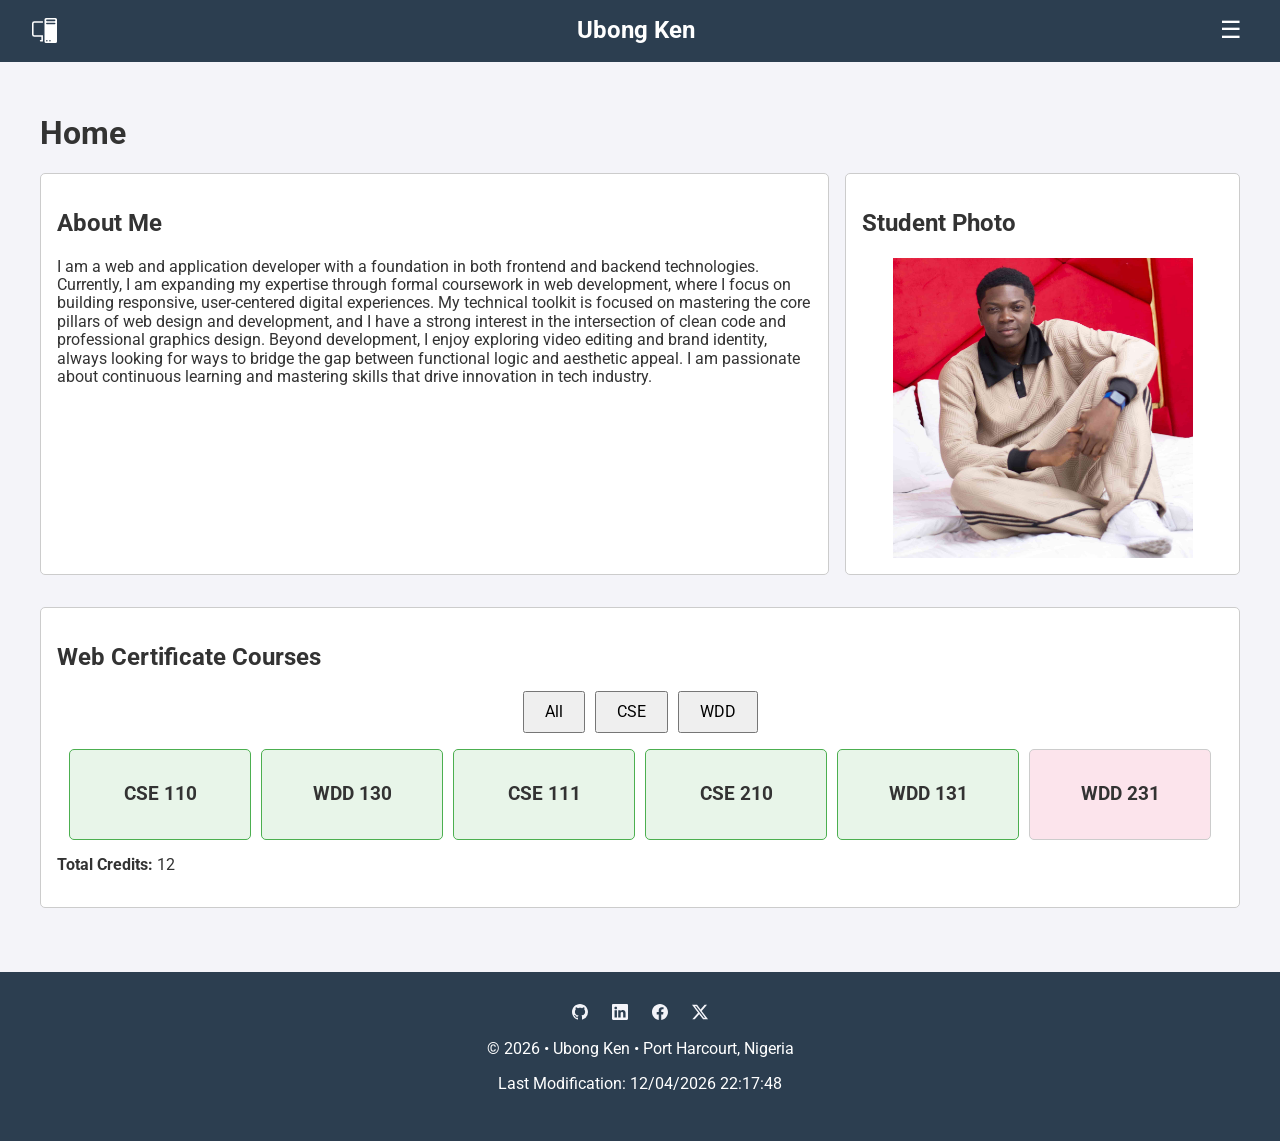
<file: index.html>
<!DOCTYPE html>
<html lang="en">
<head>
    <meta charset="UTF-8">
    <meta name="viewport" content="width=device-width, initial-scale=1.0">
    <title>WDD231 - Web Frontend Development - Ubong Ken</title>
    <meta name="description" content="WDD 231 Course Home Page showcasing frontend web development projects.">
    <meta name="author" content="Ubong Ken">

    <link rel="preconnect" href="https://fonts.googleapis.com">
    <link rel="preconnect" href="https://fonts.gstatic.com" crossorigin>
    <link href="https://fonts.googleapis.com/css2?family=Roboto:wght@400;700&display=swap" rel="stylesheet">

    <link rel="stylesheet" href="styles/normalize.css">
    <link rel="stylesheet" href="styles/base.css">
    <link rel="stylesheet" href="styles/larger.css">

    <script src="scripts/getdates.js" defer></script>
    <script src="scripts/menu.js" defer></script>
    <script src="scripts/courses.js" defer></script>
</head>
<body>
    <header>
        <img src="images/logo.svg" alt="My Logo">
        <span>Ubong Ken</span>
        <button id="menu" title="Menu">&#9776; </button>
    </header>
    
    <nav>
        <ul class="navigation">
            <li><a href="index.html" title="Home">Home</a></li>
            <li><a href="chambers/index.html" title="Chamber Project">Chamber</a></li>
            <li><a href="final/index.html" title="Final Project">Final Project</a></li>
        </ul>
    </nav>

    <main>
        <h1>Home</h1>

        <div class="profile-grid">
            <section class="card about-me">
                <h2>About Me</h2>
                <p>I am a web and application developer with a foundation in both frontend and backend technologies. Currently, I am expanding my expertise through formal coursework in web development, where I focus on building responsive, user-centered digital experiences. My technical toolkit is focused on mastering the core pillars of web design and development, and I have a strong interest in the intersection of clean code and professional graphics design. Beyond development, I enjoy exploring video editing and brand identity, always looking for ways to bridge the gap between functional logic and aesthetic appeal. I am passionate about continuous learning and mastering skills that drive innovation in tech industry.</p>
            </section>
        
            <section class="card student-photo">
                <h2>Student Photo</h2>
                <img src="images/student-profile.jpg" alt="My Profile Photo">
            </section>
        </div>

            <section class="card courses-section">
                <h2>Web Certificate Courses</h2>

                <div class="filter-buttons">
                    <button id="all">All</button>
                    <button id="cse">CSE</button>
                    <button id="wdd">WDD</button>
                </div>

                <div id="course-container" class="course-grid"></div>

                <p id="total-credits"></p>
            </section>   
    </main>

    <footer>
        <div class="social-links">
            <a href="https://github.com/kenubong6-ux" target="_blank"> <img src="images/github.svg" alt="Githuh Profile"></a>
            <a href="https://linkedin.com/in/ken-ubong20/" target="_blank"> <img src="images/linkedin.svg" alt="Linkedin Profile"></a>
            <a href="https://facebook.con/ken.neth.477822" target="_blank"> <img src="images/facebook.svg" alt="Facebook Profile"></a>
            <a href="https://x.com/TheNetGuyODO" target="_blank"> <img src="images/twitter-x.svg" alt="X Profile"></a>
        </div>

        <p>&copy; <span id="currentyear"> </span> • Ubong Ken • Port Harcourt, Nigeria</p>

        <p id="lastModified"></p>
    </footer>
</body>
</html>
</file>
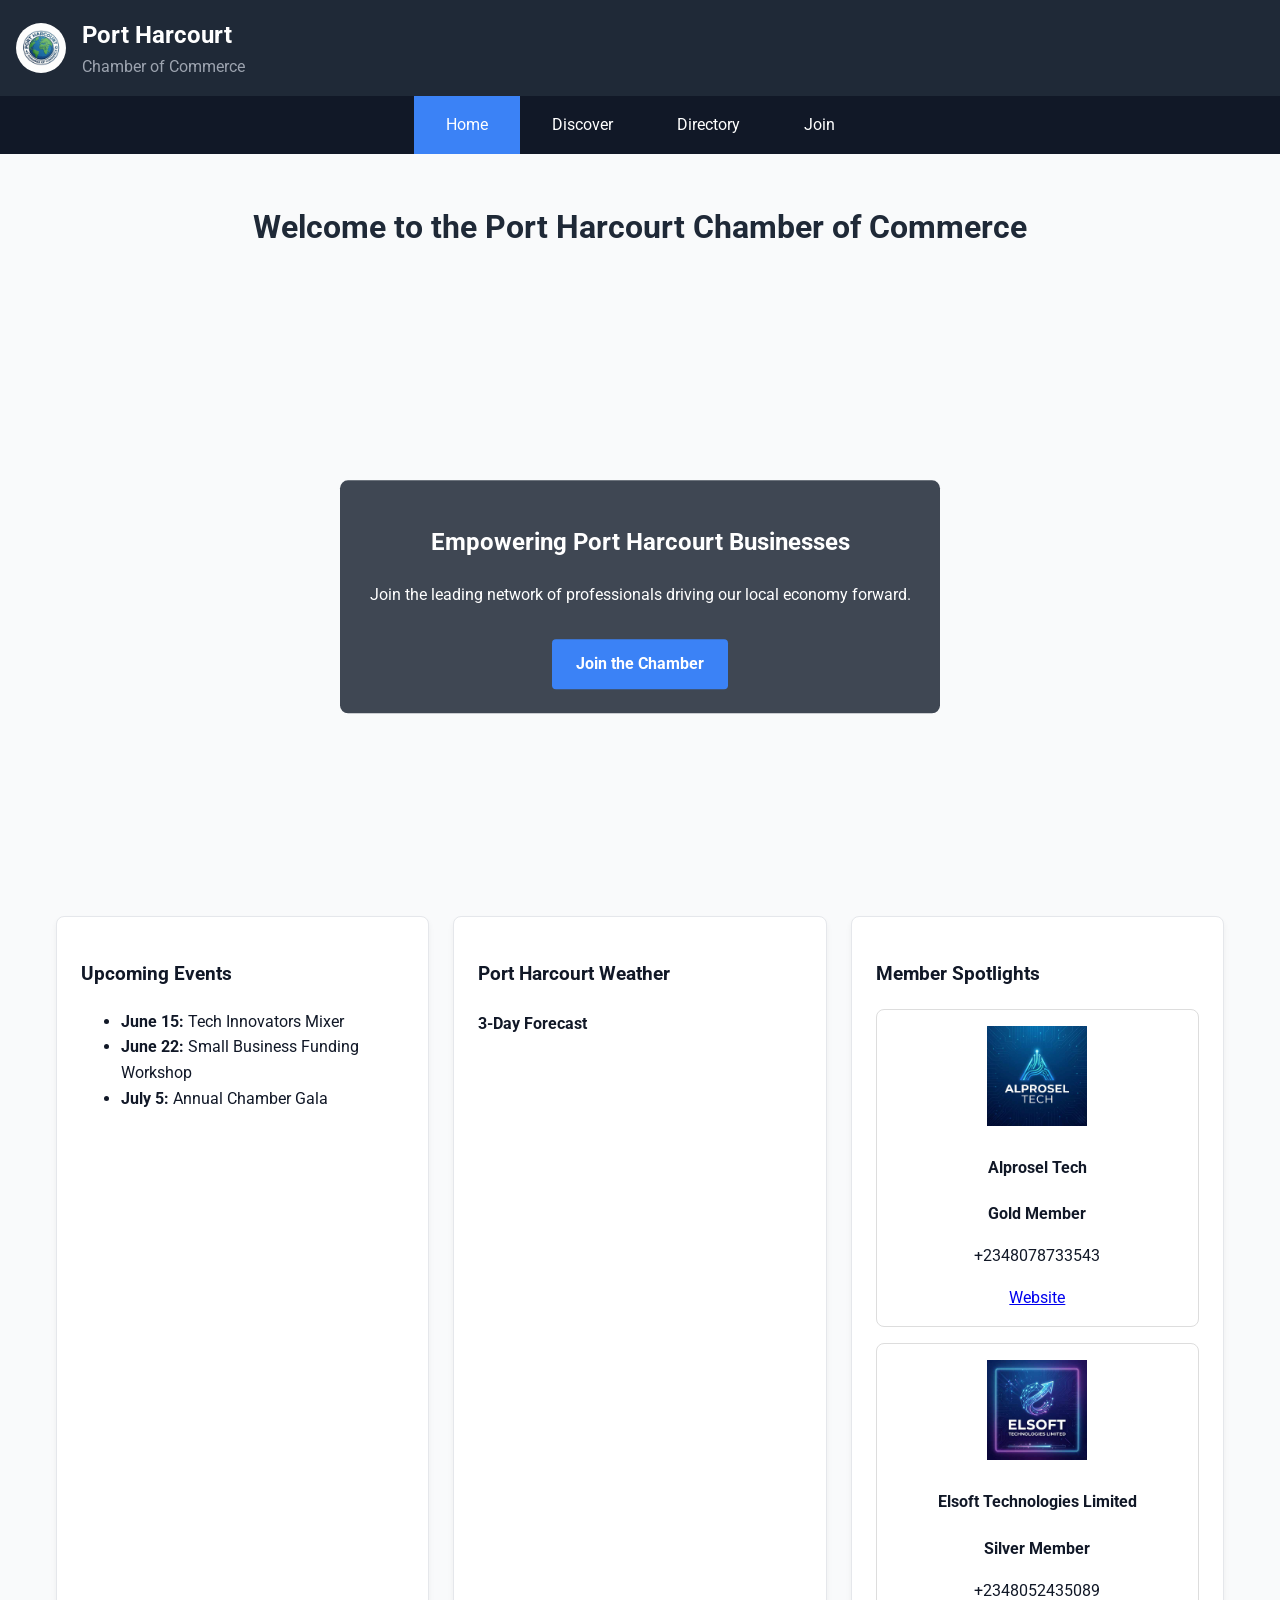
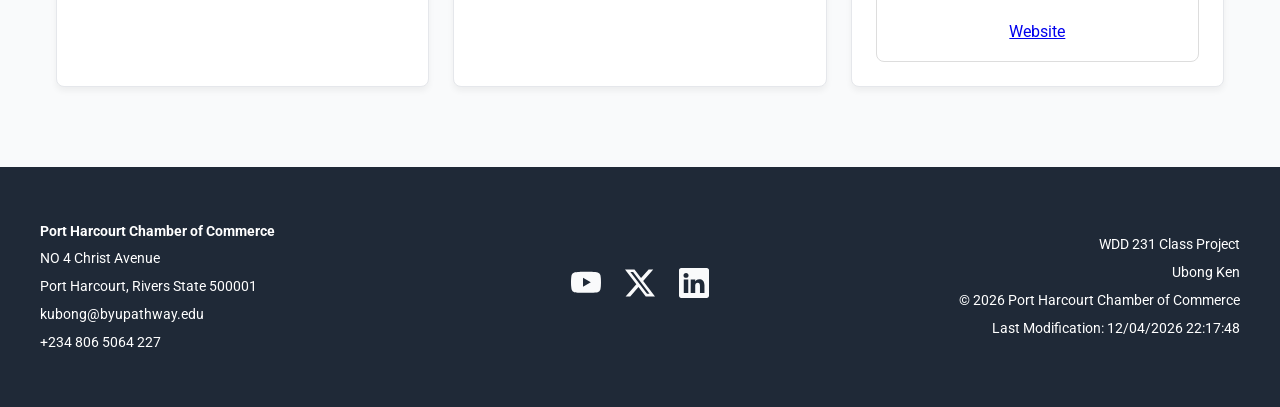
<file: chamber/index.html>
<!DOCTYPE html>
<html lang="en">
<head>
    <meta charset="UTF-8">
    <meta name="viewport" content="width=device-width, initial-scale=1.0">
    <title>Port Harcourt Chamber of Commerce - Home</title>
    <meta name="description" content="Welcome to the Port Harcourt Chamber of Commerce. Join the leading network of professionals driving our local economy forward in Rivers State.">
    <meta name="author" content="Ubong Ken">
    
    <link rel="icon" href="images/favicon.ico" type="image/x-icon">

    <meta property="og:title" content="Home | Port Harcourt Chamber of Commerce">
    <meta property="og:description" content="Welcome to the Port Harcourt Chamber of Commerce. We empower local businesses, promote economic growth, and connect the community in Rivers State.">
    <meta property="og:image" content="https://kenubong6-ux.github.io/wdd231/chamber/images/og-image.jpg">
    <meta property="og:url" content="https://kenubong6-ux.github.io/wdd231/chamber/index.html">
    <meta property="og:type" content="website">

    <link rel="preconnect" href="https://fonts.googleapis.com">
    <link rel="preconnect" href="https://fonts.gstatic.com" crossorigin>
    <link href="https://fonts.googleapis.com/css2?family=Roboto:wght@400;700&display=swap" rel="stylesheet">
    
    <link rel="stylesheet" href="styles/normalize.css">
    <link rel="stylesheet" href="styles/base.css">
    <link rel="stylesheet" href="styles/larger.css">
    
    <script src="scripts/getdates.js" defer></script>
    <script src="scripts/menu.js" defer></script>
    <script src="scripts/weather.js" defer></script>
    <script src="scripts/spotlight.js" defer></script>
    
</head>
<body>
    <header>
        <img src="images/logo.webp" alt="Port Harcourt Chamber of Commerce Logo">
        <div>
            <h2>Port Harcourt</h2>
            <h3>Chamber of Commerce</h3>
        </div>
        <button id="menu" title="Menu">&#9776;</button>
    </header>

    <nav>
        <ul class="navigation">
            <li><a href="index.html" title="Home" class="active">Home</a></li>
            <li><a href="discover.html" title="Discover">Discover</a></li>
            <li><a href="directory.html" title="Directory">Directory</a></li>
            <li><a href="join.html" title="Join">Join</a></li>
        </ul>
    </nav>

    <main class="home-grid">
        <h1>Welcome to the Port Harcourt Chamber of Commerce</h1>
    <section class="hero">
        <picture>
            <source media="(max-width: 768px)" srcset="images/hero-mobile.webp">
            <img src="images/hero-desktop.webp" alt="Port Harcourt Business District" width="1200" height="600" loading="lazy">
        </picture>
        <div class="hero-content">
            <h2>Empowering Port Harcourt Businesses</h2>
            <p>Join the leading network of professionals driving our local economy forward.</p>
            <a href="join.html" class="cta-button">Join the Chamber</a>
        </div>
    </section>

    <section class="events card">
        <h3>Upcoming Events</h3>
        <ul>
            <li><strong>June 15:</strong> Tech Innovators Mixer</li>
            <li><strong>June 22:</strong> Small Business Funding Workshop</li>
            <li><strong>July 5:</strong> Annual Chamber Gala</li>
        </ul>
    </section>

    <section class="weather card">
        <h3>Port Harcourt Weather</h3>
        <div id="current-weather">
            </div>
        <h4>3-Day Forecast</h4>
        <div id="weather-forecast">
            </div>
    </section>

    <section class="spotlights card">
        <h3>Member Spotlights</h3>
        <div id="spotlight-container">
            </div>
    </section>
</main>

    <footer>
        <div class="footer-content">
            
            <div class="contact-info">
                <p><strong>Port Harcourt Chamber of Commerce</strong></p>
                <p>NO 4 Christ Avenue</p>
                <p>Port Harcourt, Rivers State 500001</p>
                <p>kubong@byupathway.edu</p>
                <p>+234 806 5064 227</p>
            </div>
            
            <div class="social-links">
                <a href="https://youtube.com" target="_blank"><img src="images/youtube.svg" alt="YouTube Profile"></a>
                <a href="https://twitter.com" target="_blank"><img src="images/twitter-x.svg" alt="Twitter Profile"></a>
                <a href="https://linkedin.com" target="_blank"><img src="images/linkedin.svg" alt="LinkedIn Profile"></a>
            </div>
            
            <div class="dev-info">
                <p>WDD 231 Class Project</p>
                <p>Ubong Ken</p>
                <p>&copy; <span id="currentyear"></span> Port Harcourt Chamber of Commerce</p>
                <p id="lastModified"></p>
            </div>

        </div>
    </footer>
</body>
</html>
</file>
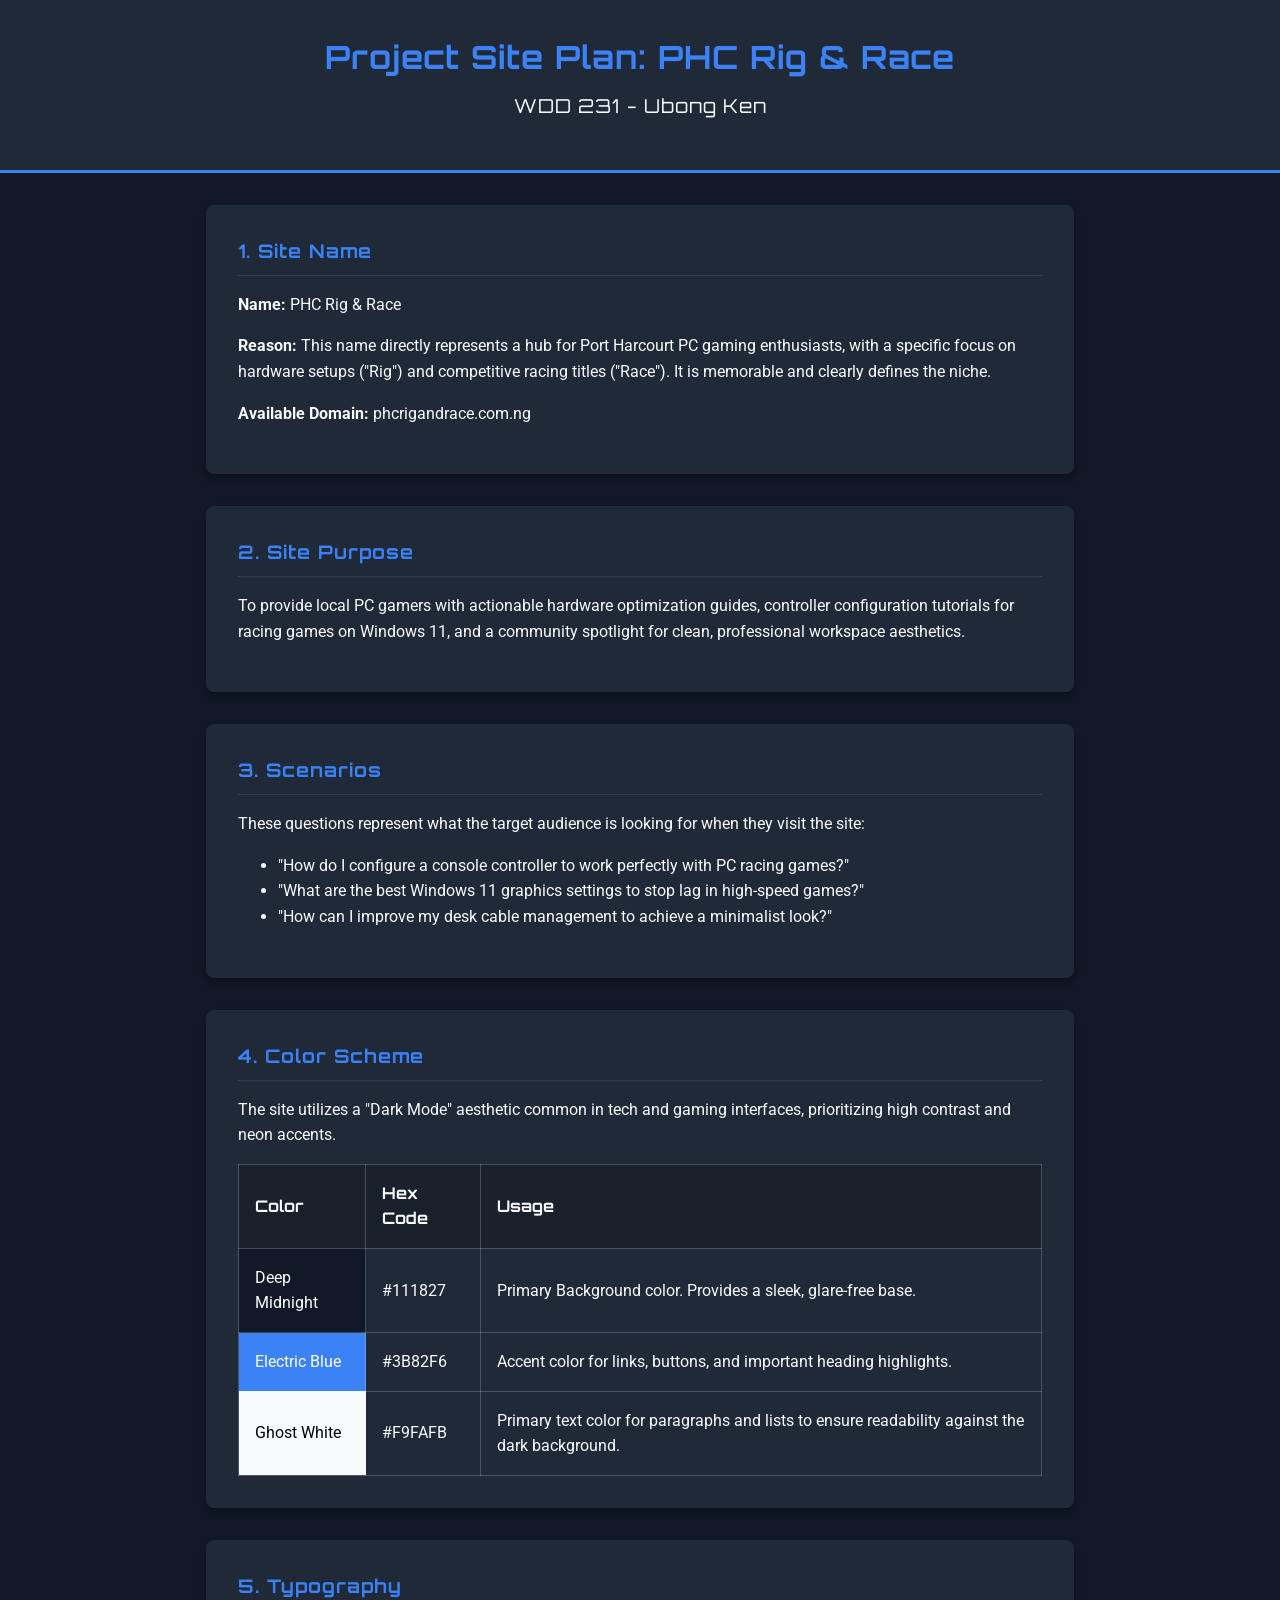
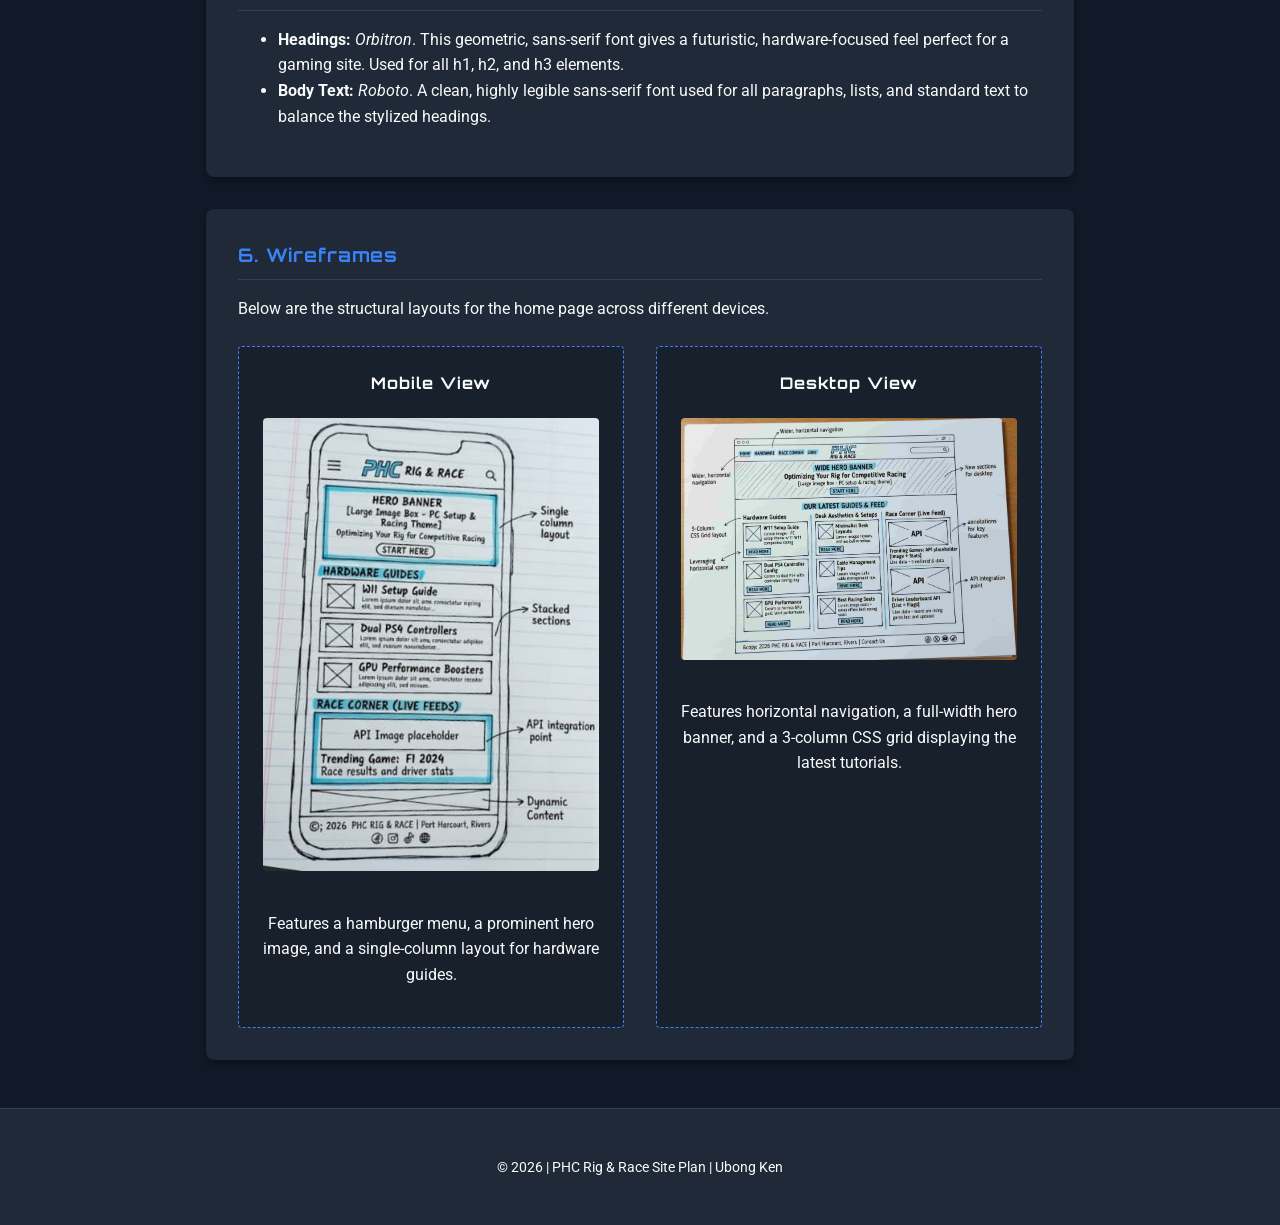
<file: site-plan.html>
<!DOCTYPE html>
<html lang="en">
<head>
    <meta charset="UTF-8">
    <meta name="viewport" content="width=device-width, initial-scale=1.0">
    <title>Site Plan - PHC Rig & Race</title>
    <meta name="description" content="Website planning document for PHC Rig & Race.">
    <meta name="author" content="Ubong Ken">
    
    <link rel="preconnect" href="https://fonts.googleapis.com">
    <link rel="preconnect" href="https://fonts.gstatic.com" crossorigin>
    <link href="https://fonts.googleapis.com/css2?family=Orbitron:wght@500;700&family=Roboto:wght@400;700&display=swap" rel="stylesheet">
    
    <link rel="stylesheet" href="styles/site-plan.css">
</head>
<body>
    <header>
        <h1>Project Site Plan: PHC Rig & Race</h1>
        <h2>WDD 231 - Ubong Ken</h2>
    </header>

    <main>
        <section id="site-name">
            <h3>1. Site Name</h3>
            <p><strong>Name:</strong> PHC Rig & Race</p>
            <p><strong>Reason:</strong> This name directly represents a hub for Port Harcourt PC gaming enthusiasts, with a specific focus on hardware setups ("Rig") and competitive racing titles ("Race"). It is memorable and clearly defines the niche.</p>
            <p><strong>Available Domain:</strong> phcrigandrace.com.ng</p>
        </section>

        <section id="site-purpose">
            <h3>2. Site Purpose</h3>
            <p>To provide local PC gamers with actionable hardware optimization guides, controller configuration tutorials for racing games on Windows 11, and a community spotlight for clean, professional workspace aesthetics.</p>
        </section>

        <section id="scenarios">
            <h3>3. Scenarios</h3>
            <p>These questions represent what the target audience is looking for when they visit the site:</p>
            <ul>
                <li>"How do I configure a console controller to work perfectly with PC racing games?"</li>
                <li>"What are the best Windows 11 graphics settings to stop lag in high-speed games?"</li>
                <li>"How can I improve my desk cable management to achieve a minimalist look?"</li>
            </ul>
        </section>

        <section id="color-scheme">
            <h3>4. Color Scheme</h3>
            <p>The site utilizes a "Dark Mode" aesthetic common in tech and gaming interfaces, prioritizing high contrast and neon accents.</p>
            <table class="color-table">
                <tr>
                    <th>Color</th>
                    <th>Hex Code</th>
                    <th>Usage</th>
                </tr>
                <tr>
                    <td style="background-color: #111827; color: white;">Deep Midnight</td>
                    <td>#111827</td>
                    <td>Primary Background color. Provides a sleek, glare-free base.</td>
                </tr>
                <tr>
                    <td style="background-color: #3B82F6; color: white;">Electric Blue</td>
                    <td>#3B82F6</td>
                    <td>Accent color for links, buttons, and important heading highlights.</td>
                </tr>
                <tr>
                    <td style="background-color: #F9FAFB; color: black;">Ghost White</td>
                    <td>#F9FAFB</td>
                    <td>Primary text color for paragraphs and lists to ensure readability against the dark background.</td>
                </tr>
            </table>
        </section>

        <section id="typography">
            <h3>5. Typography</h3>
            <ul>
                <li><strong>Headings:</strong> <em>Orbitron</em>. This geometric, sans-serif font gives a futuristic, hardware-focused feel perfect for a gaming site. Used for all h1, h2, and h3 elements.</li>
                <li><strong>Body Text:</strong> <em>Roboto</em>. A clean, highly legible sans-serif font used for all paragraphs, lists, and standard text to balance the stylized headings.</li>
            </ul>
        </section>

        <section id="wireframes">
            <h3>6. Wireframes</h3>
            <p>Below are the structural layouts for the home page across different devices.</p>
            
            <div class="wireframe-container">
                <div class="wireframe">
                    <h4>Mobile View</h4>
                    <img src="images/mobile-wireframe.jpg" alt="Sketch of mobile layout showing stacked navigation, hero image, and single column content cards">
                    <p>Features a hamburger menu, a prominent hero image, and a single-column layout for hardware guides.</p>
                </div>
                
                <div class="wireframe">
                    <h4>Desktop View</h4>
                    <img src="images/desktop-wireframe.jpg" alt="Sketch of desktop layout showing horizontal navigation, wide hero image, and a 3-column grid for articles">
                    <p>Features horizontal navigation, a full-width hero banner, and a 3-column CSS grid displaying the latest tutorials.</p>
                </div>
            </div>
        </section>
    </main>

    <footer>
        <p>&copy; 2026 | PHC Rig & Race Site Plan | Ubong Ken</p>
    </footer>
</body>
</html>
</file>
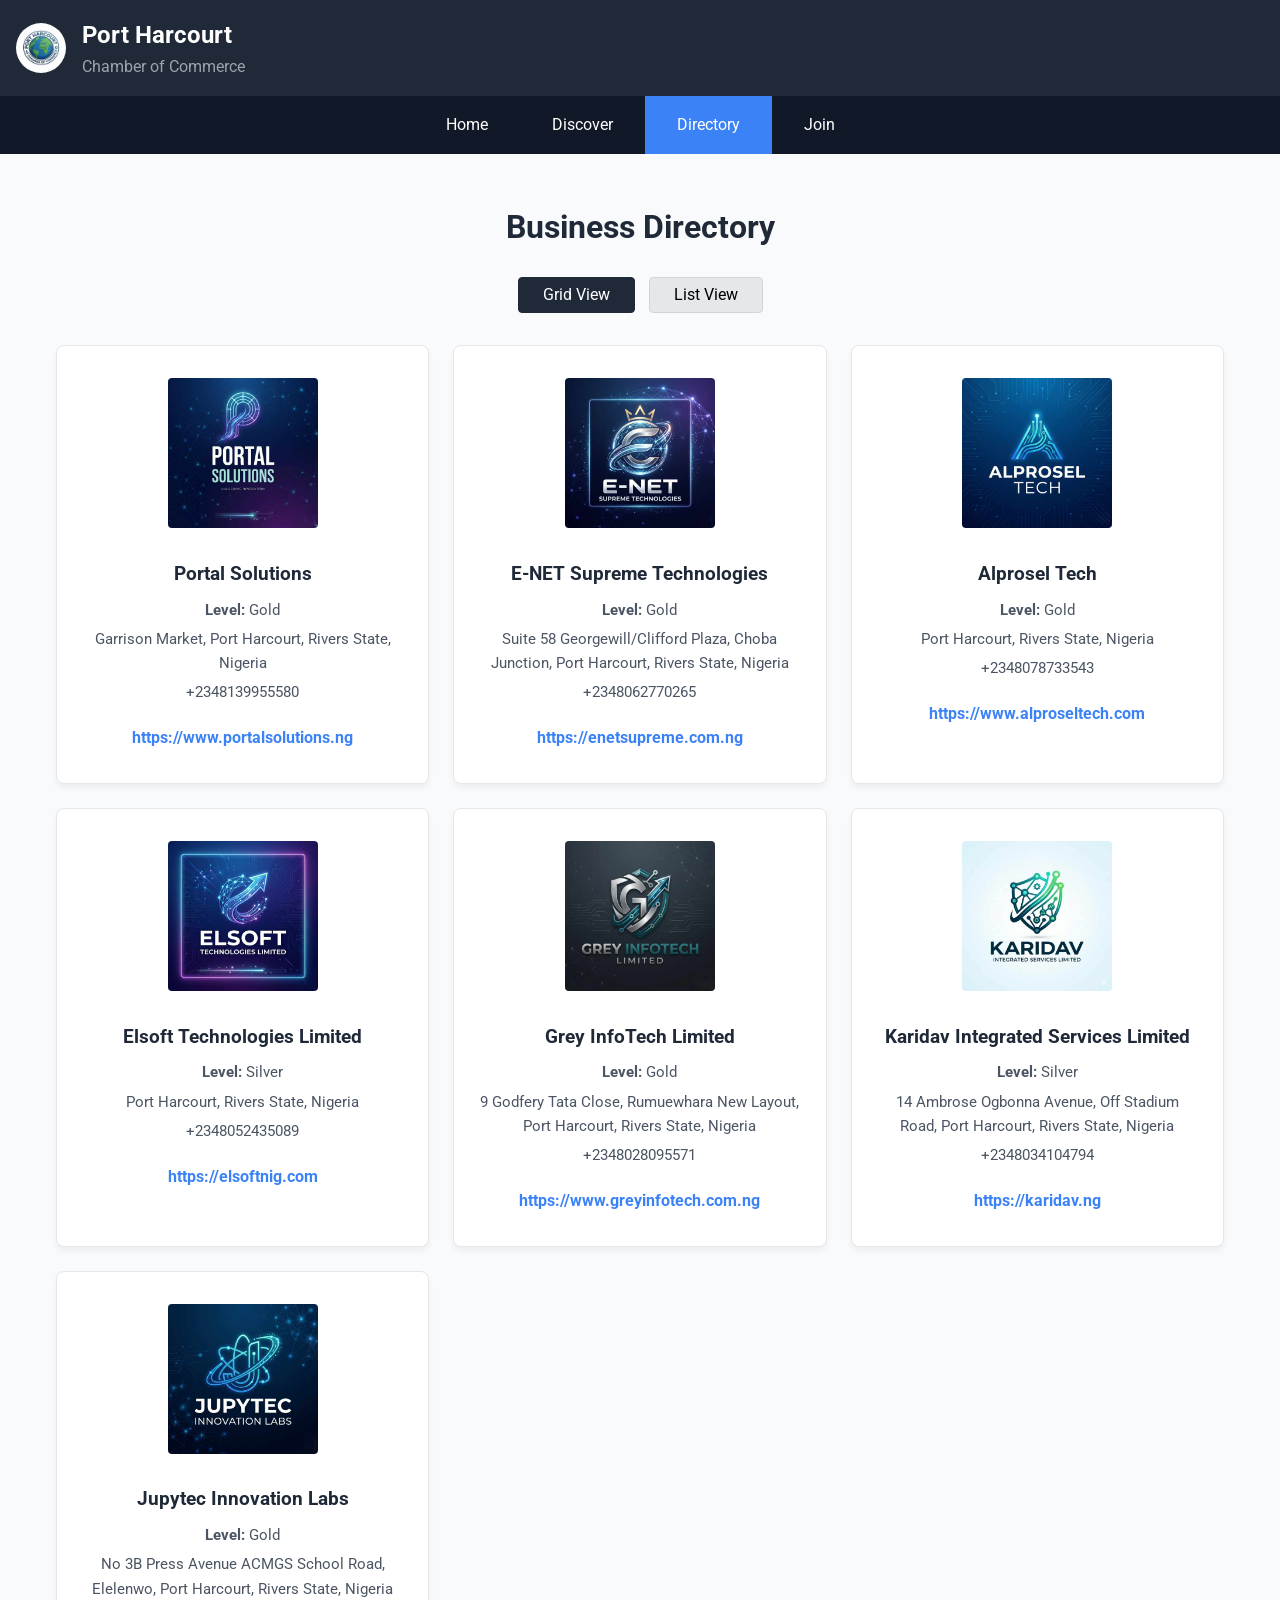
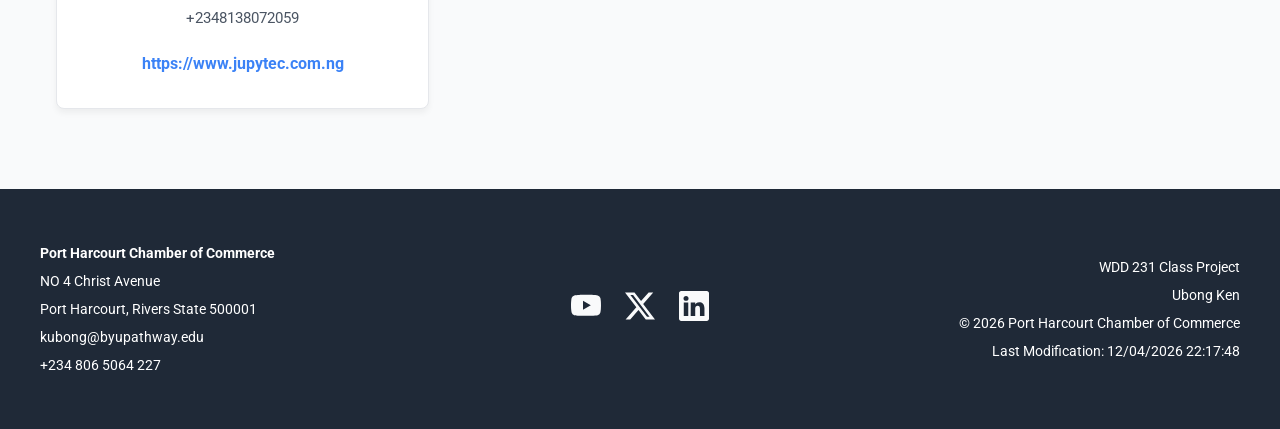
<file: chamber/directory.html>
<!DOCTYPE html>
<html lang="en">
<head>
    <meta charset="UTF-8">
    <meta name="viewport" content="width=device-width, initial-scale=1.0">
    <title>Port Harcourt Chamber of Commerce - Member Directory</title>
    <meta name="description" content="Discover the local businesses that drive the economy of Port Harcourt. Explore the Port Harcourt Chamber of Commerce member directory.">
    <meta name="author" content="Ubong Ken">
    
    <link rel="icon" href="images/favicon.ico" type="image/x-icon">

    <meta property="og:title" content="Business Directory | Port Harcourt Chamber of Commerce">
    <meta property="og:description" content="Connect with trusted local businesses, professional services, and partners in the Port Harcourt area.">
    <meta property="og:image" content="https://kenubong6-ux.github.io/wdd231/chamber/images/og-image.jpg">
    <meta property="og:url" content="https://kenubong6-ux.github.io/wdd231/chamber/directory.html">
    <meta property="og:type" content="website">

    <link rel="preconnect" href="https://fonts.googleapis.com">
    <link rel="preconnect" href="https://fonts.gstatic.com" crossorigin>
    <link href="https://fonts.googleapis.com/css2?family=Roboto:wght@400;700&display=swap" rel="stylesheet">
    
    <link rel="stylesheet" href="styles/normalize.css">
    <link rel="stylesheet" href="styles/base.css">
    <link rel="stylesheet" href="styles/larger.css">
    <link rel="stylesheet" href="styles/discover.css">
    
    <script src="scripts/getdates.js" defer></script>
    <script src="scripts/directory.js" defer></script>
    <script src="scripts/menu.js" defer></script>
</head>
<body>
    <header>
        <img src="images/logo.webp" alt="Port Harcourt Chamber of Commerce Logo">
        <div>
            <h2>Port Harcourt</h2>
            <h3>Chamber of Commerce</h3>
        </div>
        <button id="menu" title="Menu">&#9776;</button>
    </header>

    <nav>
        <ul class="navigation">
            <li><a href="index.html" title="Home">Home</a></li>
            <li><a href="discover.html" title="Discover">Discover</a></li>
            <li><a href="directory.html" title="Directory" class="active">Directory</a></li>
            <li><a href="join.html" title="Join">Join</a></li>
        </ul>
    </nav>

    <main>
        <h1>Business Directory</h1>
        
        <div class="view-toggles">
            <button id="grid-view" class="active">Grid View</button>
            <button id="list-view">List View</button>
        </div>

        <article id="directory-container" class="grid"></article>
    </main>

    <footer>
        <div class="footer-content">
            
            <div class="contact-info">
                <p><strong>Port Harcourt Chamber of Commerce</strong></p>
                <p>NO 4 Christ Avenue</p>
                <p>Port Harcourt, Rivers State 500001</p>
                <p>kubong@byupathway.edu</p>
                <p>+234 806 5064 227</p>
            </div>
            
            <div class="social-links">
                <a href="https://youtube.com" target="_blank"><img src="images/youtube.svg" alt="YouTube Profile"></a>
                <a href="https://twitter.com" target="_blank"><img src="images/twitter-x.svg" alt="Twitter Profile"></a>
                <a href="https://linkedin.com" target="_blank"><img src="images/linkedin.svg" alt="LinkedIn Profile"></a>
            </div>
            
            <div class="dev-info">
                <p>WDD 231 Class Project</p>
                <p>Ubong Ken</p>
                <p>&copy; <span id="currentyear"></span> Port Harcourt Chamber of Commerce</p>
                <p id="lastModified"></p>
            </div>

        </div>
    </footer>
</body>
</html>
</file>
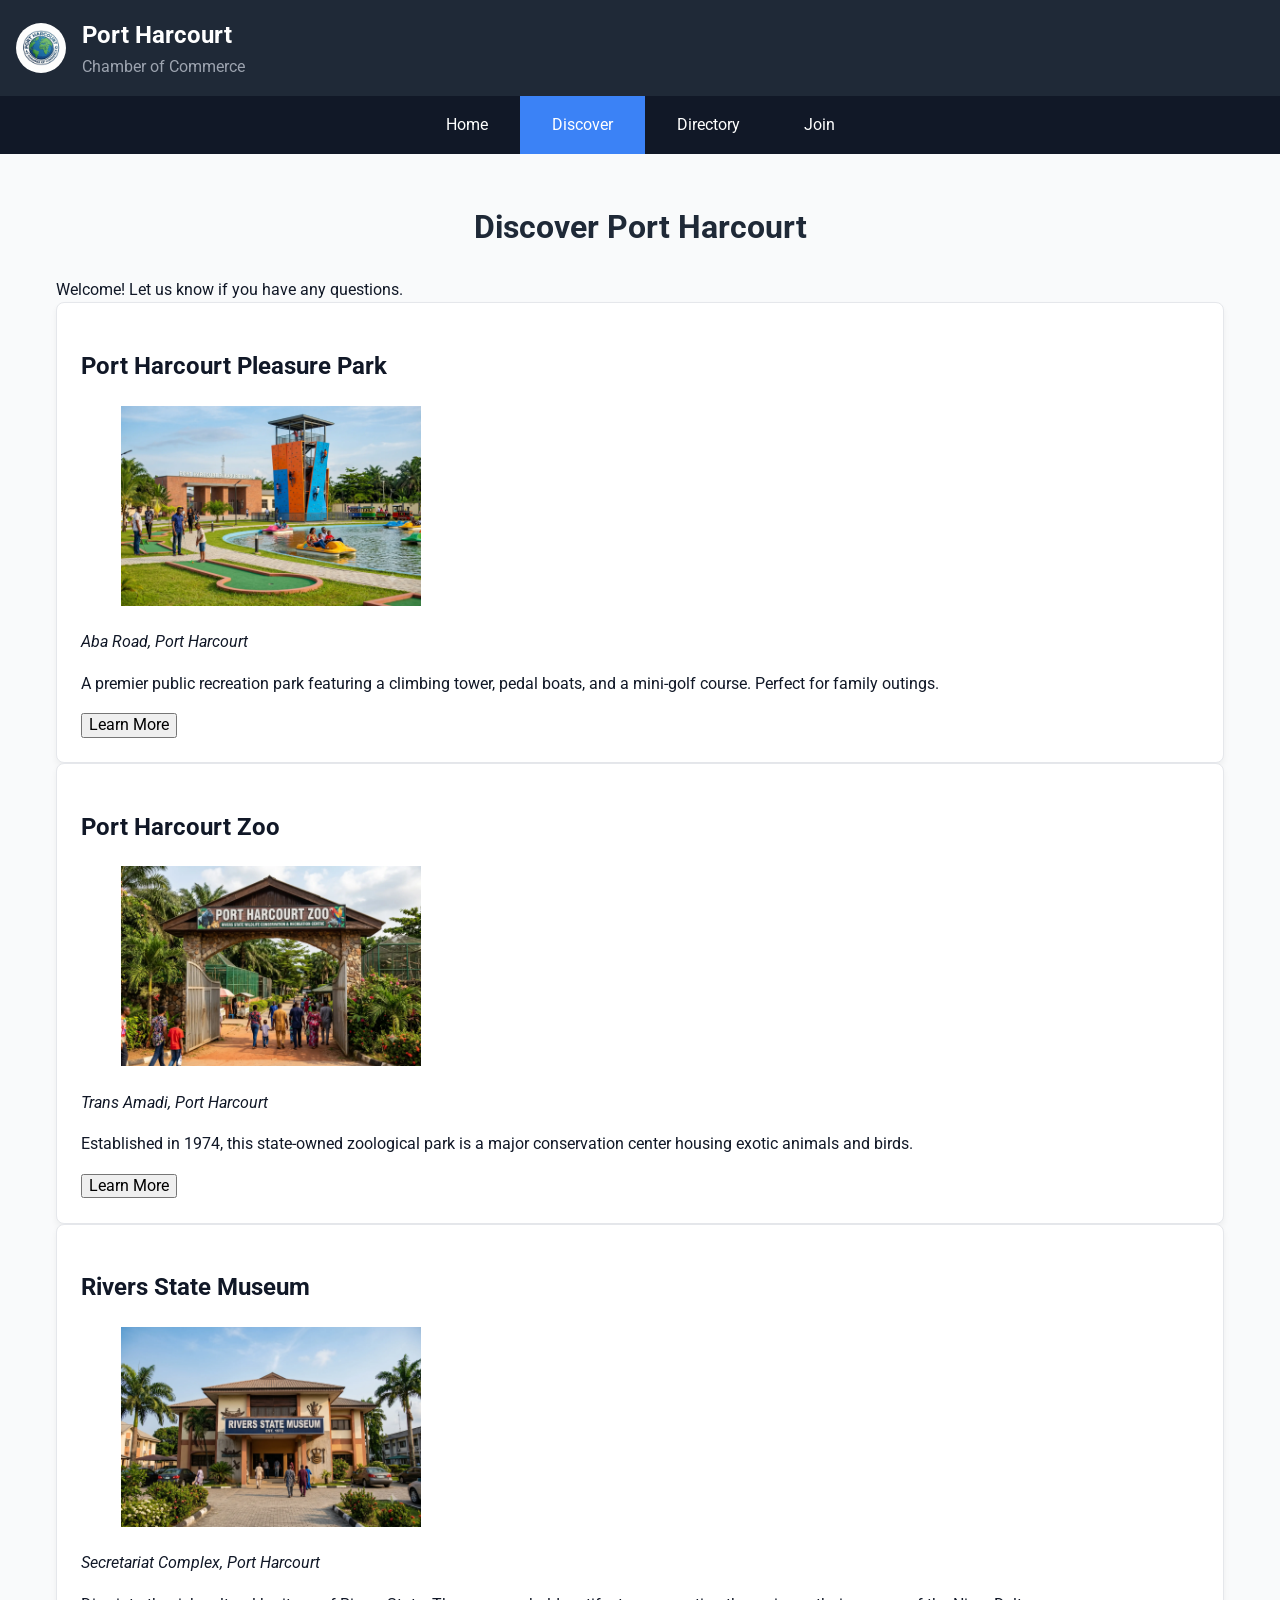
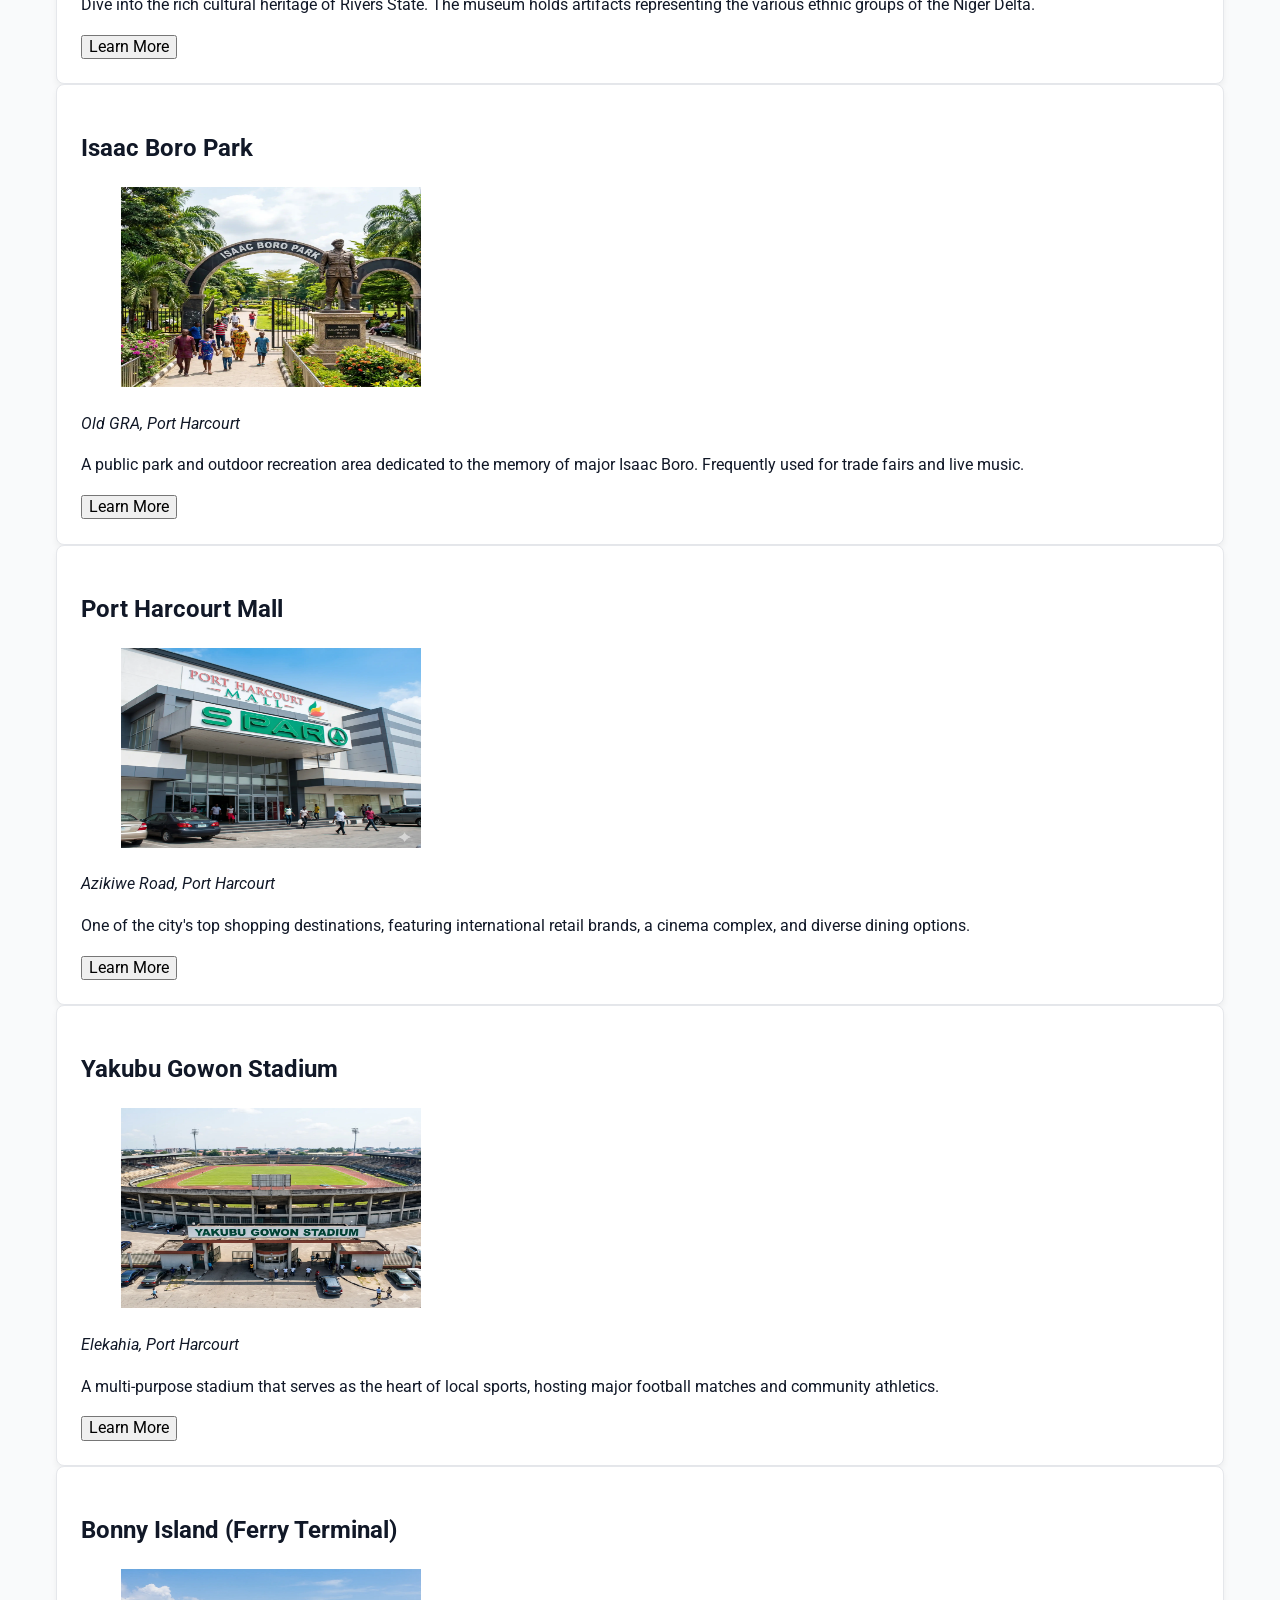
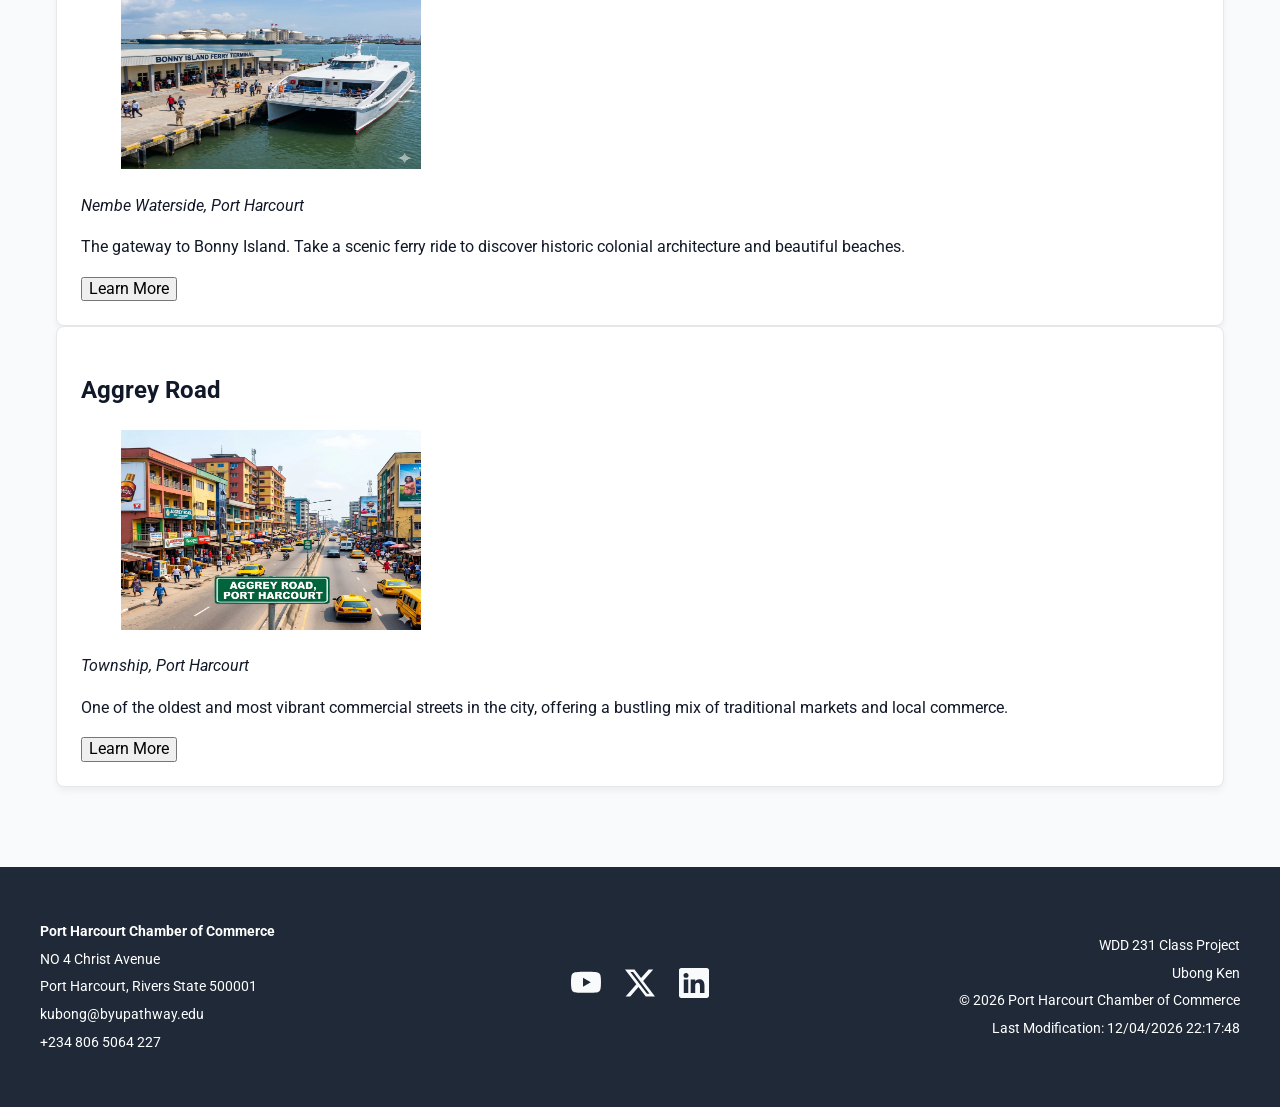
<file: chamber/discover.html>
<!DOCTYPE html>
<html lang="en">
<head>
    <meta charset="UTF-8">
    <meta name="viewport" content="width=device-width, initial-scale=1.0">
    <title>Port Harcourt Chamber of Commerce - Discover</title>
    <meta name="description" content="Discover the vibrant culture, events, and demographics of Port Harcourt. Explore what makes our city a prime location for business.">
    <meta name="author" content="Ubong Ken">
    
    <link rel="icon" href="images/favicon.ico" type="image/x-icon">

    <meta property="og:title" content="Discover Port Harcourt | Chamber of Commerce">
    <meta property="og:description" content="Explore top destinations, beautiful parks, and local attractions in the Garden City. Plan your visit to Port Harcourt today.">
    <meta property="og:image" content="https://kenubong6-ux.github.io/wdd231/chamber/images/og-image.jpg">
    <meta property="og:url" content="https://kenubong6-ux.github.io/wdd231/chamber/discover.html">
    <meta property="og:type" content="website">

    <link rel="preconnect" href="https://fonts.googleapis.com">
    <link rel="preconnect" href="https://fonts.gstatic.com" crossorigin>
    <link href="https://fonts.googleapis.com/css2?family=Roboto:wght@400;700&display=swap" rel="stylesheet">
    
    <link rel="stylesheet" href="styles/normalize.css">
    <link rel="stylesheet" href="styles/base.css">
    <link rel="stylesheet" href="styles/larger.css">
    
    <script src="scripts/getdates.js" defer></script>
    <script src="scripts/menu.js" defer></script>
    <script type="module" src="scripts/discover.js"></script>
    
</head>
<body>
    <header>
        <img src="images/logo.webp" alt="Port Harcourt Chamber of Commerce Logo">
        <div>
            <h2>Port Harcourt</h2>
            <h3>Chamber of Commerce</h3>
        </div>
        <button id="menu" title="Menu">&#9776;</button>
    </header>

    <nav>
        <ul class="navigation">
            <li><a href="index.html" title="Home">Home</a></li>
            <li><a href="discover.html" title="Discover" class="active">Discover</a></li>
            <li><a href="directory.html" title="Directory">Directory</a></li>
            <li><a href="join.html" title="Join">Join</a></li>
        </ul>
    </nav>

    <main class="discover-container">
        <div class="discover-header">
            <h1>Discover Port Harcourt</h1>
            <div id="visit-message" class="visit-message"></div>
        </div>

        <div class="discover-grid" id="discover-grid">
            </div>
    </main>

    <footer>
        <div class="footer-content">
            
            <div class="contact-info">
                <p><strong>Port Harcourt Chamber of Commerce</strong></p>
                <p>NO 4 Christ Avenue</p>
                <p>Port Harcourt, Rivers State 500001</p>
                <p>kubong@byupathway.edu</p>
                <p>+234 806 5064 227</p>
            </div>
            
            <div class="social-links">
                <a href="https://youtube.com" target="_blank"><img src="images/youtube.svg" alt="YouTube Profile"></a>
                <a href="https://twitter.com" target="_blank"><img src="images/twitter-x.svg" alt="Twitter Profile"></a>
                <a href="https://linkedin.com" target="_blank"><img src="images/linkedin.svg" alt="LinkedIn Profile"></a>
            </div>
            
            <div class="dev-info">
                <p>WDD 231 Class Project</p>
                <p>Ubong Ken</p>
                <p>&copy; <span id="currentyear"></span> Port Harcourt Chamber of Commerce</p>
                <p id="lastModified"></p>
            </div>

        </div>
    </footer>
</body>
</html>
</file>
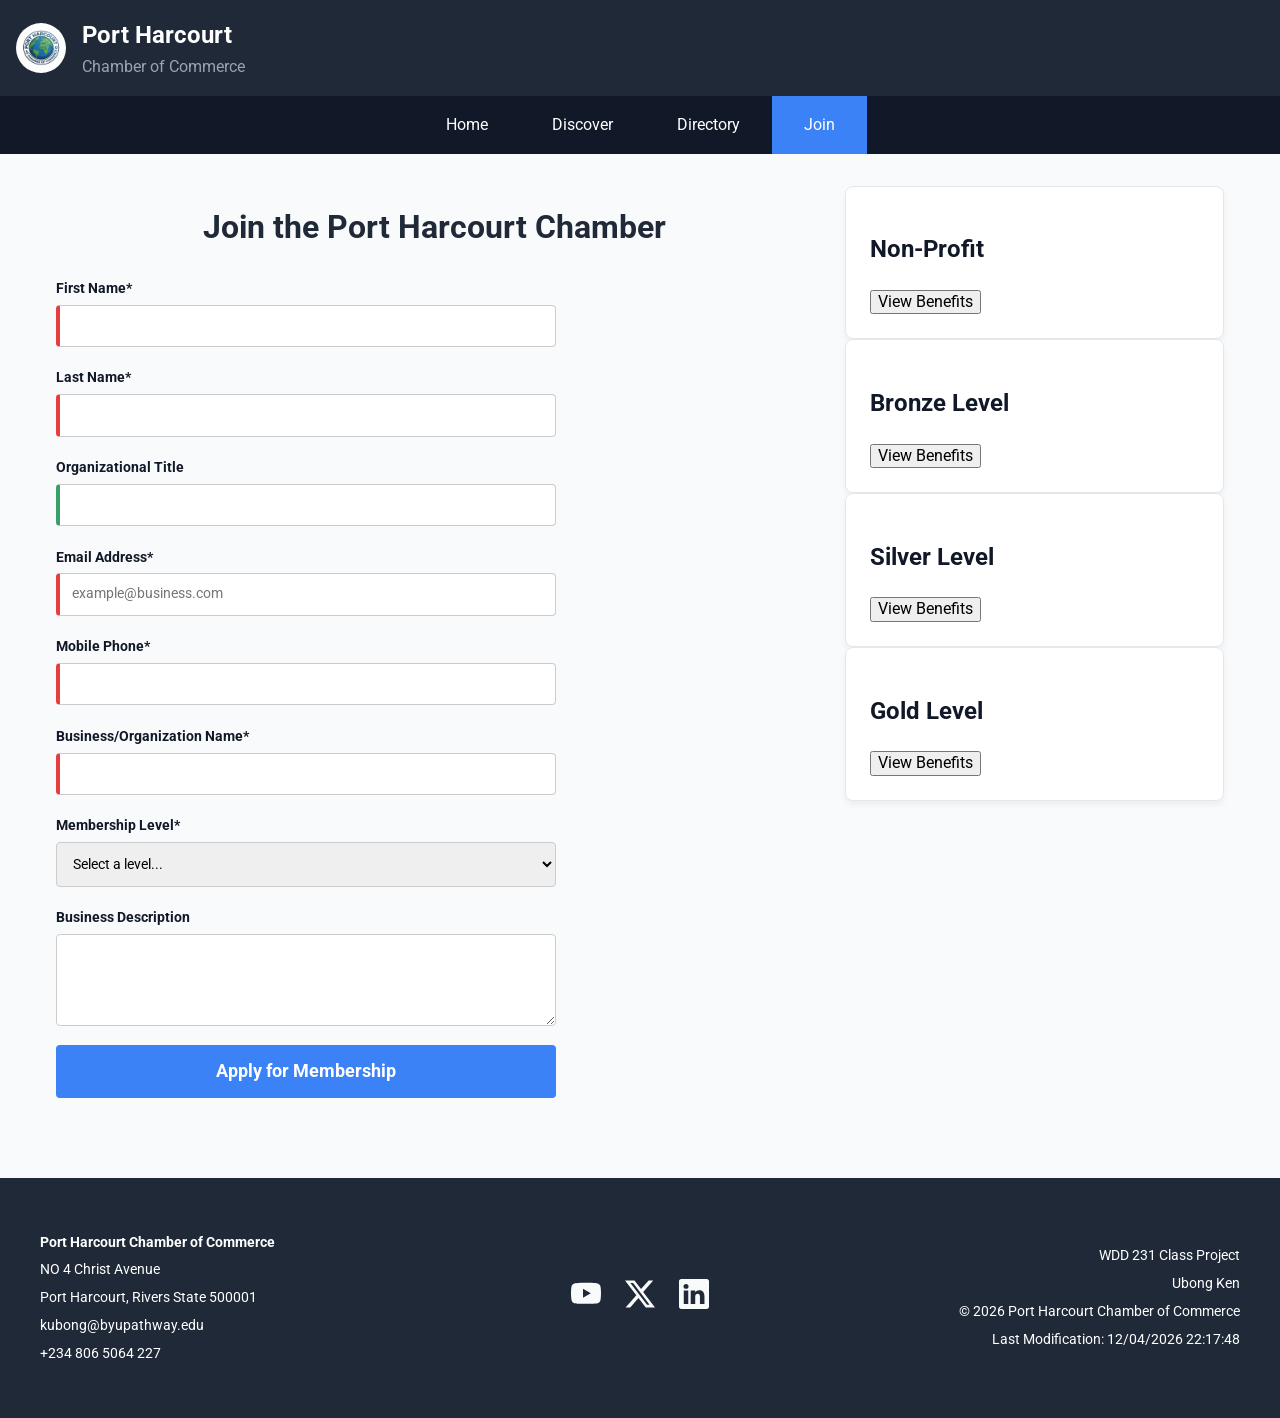
<file: chamber/join.html>
<!DOCTYPE html>
<html lang="en">
<head>
    <meta charset="UTF-8">
    <meta name="viewport" content="width=device-width, initial-scale=1.0">
    <title>Port Harcourt Chamber of Commerce - Join Us</title>
    <meta name="description" content="Apply for a membership with the Port Harcourt Chamber of Commerce. Gain access to premium networking, advertising, and community events.">
    <meta name="author" content="Ubong Ken">
    
    <link rel="icon" href="images/favicon.ico" type="image/x-icon">

    <meta property="og:title" content="Join the Chamber | Port Harcourt Chamber of Commerce">
    <meta property="og:description" content="Become a member of the Port Harcourt Chamber of Commerce. Unlock networking opportunities, resources, and business growth.">
    <meta property="og:image" content="https://kenubong6-ux.github.io/wdd231/chamber/images/og-image.jpg">
    <meta property="og:url" content="https://kenubong6-ux.github.io/wdd231/chamber/join.html">
    <meta property="og:type" content="website">

    <link rel="preconnect" href="https://fonts.googleapis.com">
    <link rel="preconnect" href="https://fonts.gstatic.com" crossorigin>
    <link href="https://fonts.googleapis.com/css2?family=Roboto:wght@400;700&display=swap" rel="stylesheet">
    
    <link rel="stylesheet" href="styles/normalize.css">
    <link rel="stylesheet" href="styles/base.css">
    <link rel="stylesheet" href="styles/larger.css">
    
    <script src="scripts/getdates.js" defer></script>
    <script src="scripts/menu.js" defer></script>
    <script src="scripts/join.js" defer></script>
</head>
<body>
    <header>
        <img src="images/logo.webp" alt="Port Harcourt Chamber of Commerce Logo">
        <div>
            <h2>Port Harcourt</h2>
            <h3>Chamber of Commerce</h3>
        </div>
        <button id="menu" title="Menu">&#9776;</button>
    </header>

    <nav>
        <ul class="navigation">
            <li><a href="index.html" title="Home">Home</a></li>
            <li><a href="discover.html" title="Discover">Discover</a></li>
            <li><a href="directory.html" title="Directory">Directory</a></li>
            <li><a href="join.html" title="Join" class="active">Join</a></li>
        </ul>
    </nav>

    <main class="join-grid">
        <div class="form-section">
            <h1>Join the Port Harcourt Chamber</h1>
            <form method="get" action="thankyou.html" class="membership-form">
                
                <label>First Name* <input type="text" name="first_name" required autocomplete="given-name" title="Enter your first name">
                </label>
                
                <label>Last Name* <input type="text" name="last_name" required autocomplete="family-name" title="Enter your last name">
                </label>
                
                <label>Organizational Title 
                    <input type="text" name="org_title" autocomplete="organization-title" pattern="^[a-zA-Z\- ]{7,}$" title="Must be at least 7 characters long and contain only letters, hyphens, and spaces.">
                </label>
                
                <label>Email Address* <input type="email" name="email" required autocomplete="email" placeholder="example@business.com" title="Enter a valid email address">
                </label>
                
                <label>Mobile Phone* <input type="tel" name="phone" required autocomplete="tel" title="Enter your phone number">
                </label>
                
                <label>Business/Organization Name* <input type="text" name="business_name" required autocomplete="organization" title="Enter your business name">
                </label>
                
                <label>Membership Level*
                    <select name="membership_level" required title="Select a membership level">
                        <option value="" disabled selected>Select a level...</option>
                        <option value="np">Non-Profit Membership (Free)</option>
                        <option value="bronze">Bronze Membership</option>
                        <option value="silver">Silver Membership</option>
                        <option value="gold">Gold Membership</option>
                    </select>
                </label>
                
                <label>Business Description
                    <textarea name="description" rows="4" title="Briefly describe your business"></textarea>
                </label>
                
                <input type="hidden" id="timestamp" name="timestamp" value="">
                
                <button type="submit" class="submit-btn">Apply for Membership</button>
            </form>
        </div>

        <div class="membership-cards">
            <section class="card np-card animate-card">
                <h2>Non-Profit</h2>
                <button id="np-btn" class="modal-trigger">View Benefits</button>
            </section>
            <section class="card bronze-card animate-card">
                <h2>Bronze Level</h2>
                <button id="bronze-btn" class="modal-trigger">View Benefits</button>
            </section>
            <section class="card silver-card animate-card">
                <h2>Silver Level</h2>
                <button id="silver-btn" class="modal-trigger">View Benefits</button>
            </section>
            <section class="card gold-card animate-card">
                <h2>Gold Level</h2>
                <button id="gold-btn" class="modal-trigger">View Benefits</button>
            </section>
        </div>

        <dialog id="np-modal">
            <h2>Non-Profit Benefits</h2>
            <p>Free membership for registered non-profits. Includes listing in the directory and access to community networking events.</p>
            <button class="close-modal">Close</button>
        </dialog>
        <dialog id="bronze-modal">
            <h2>Bronze Benefits</h2>
            <p>Includes basic directory listing, discounted event tickets, and monthly newsletters.</p>
            <button class="close-modal">Close</button>
        </dialog>
        <dialog id="silver-modal">
            <h2>Silver Benefits</h2>
            <p>Includes all Bronze benefits plus event advertising and one spotlight position per year.</p>
            <button class="close-modal">Close</button>
        </dialog>
        <dialog id="gold-modal">
            <h2>Gold Benefits</h2>
            <p>Premium placement in directory, home page spotlight positions, and VIP access to all training and gala events.</p>
            <button class="close-modal">Close</button>
        </dialog>
    </main>

    <footer>
        <div class="footer-content">
            
            <div class="contact-info">
                <p><strong>Port Harcourt Chamber of Commerce</strong></p>
                <p>NO 4 Christ Avenue</p>
                <p>Port Harcourt, Rivers State 500001</p>
                <p>kubong@byupathway.edu</p>
                <p>+234 806 5064 227</p>
            </div>
            
            <div class="social-links">
                <a href="https://youtube.com" target="_blank"><img src="images/youtube.svg" alt="YouTube Profile"></a>
                <a href="https://twitter.com" target="_blank"><img src="images/twitter-x.svg" alt="Twitter Profile"></a>
                <a href="https://linkedin.com" target="_blank"><img src="images/linkedin.svg" alt="LinkedIn Profile"></a>
            </div>
            
            <div class="dev-info">
                <p>WDD 231 Class Project</p>
                <p>Ubong Ken</p>
                <p>&copy; <span id="currentyear"></span> Port Harcourt Chamber of Commerce</p>
                <p id="lastModified"></p>
            </div>

        </div>
    </footer>
</body>
</html>
</file>
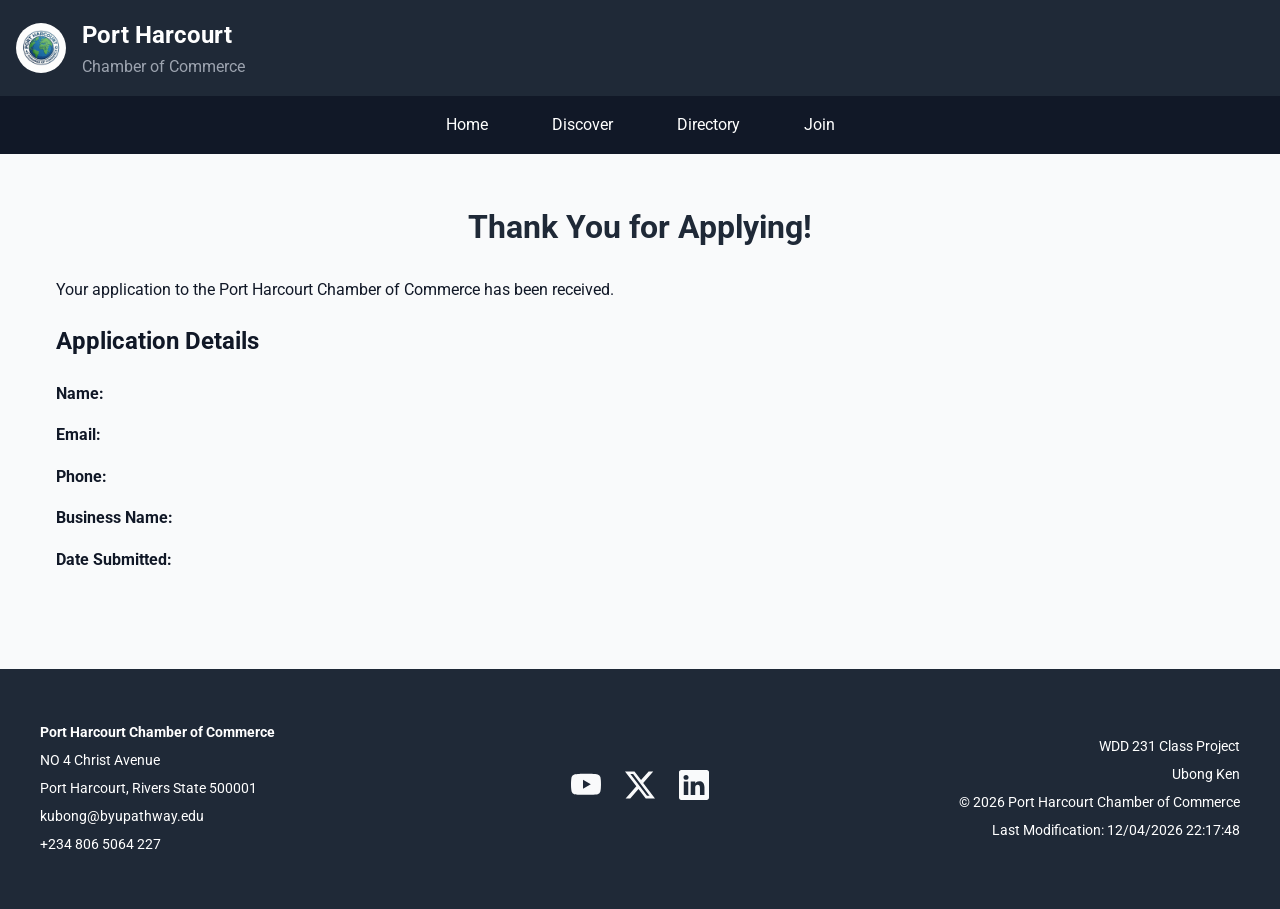
<file: chamber/thankyou.html>
<!DOCTYPE html>
<html lang="en">
<head>
    <meta charset="UTF-8">
    <meta name="viewport" content="width=device-width, initial-scale=1.0">
    <title>Port Harcourt Chamber of Commerce - Thank You</title>
    <meta name="description" content="Thank you for applying to the Port Harcourt Chamber of Commerce. Your membership application has been successfully submitted.">
    <meta name="author" content="Ubong Ken">
    
    <link rel="icon" href="images/favicon.ico" type="image/x-icon">

    <meta property="og:title" content="Application Received - Port Harcourt Chamber of Commerce">
    <meta property="og:description" content="Thank you for applying for membership. We look forward to partnering with your business.">
    <meta property="og:image" content="https://kenubong6-ux.github.io/wdd231/chamber/images/og-image.jpg">
    <meta property="og:url" content="https://kenubong6-ux.github.io/wdd231/chamber/thankyou.html">
    <meta property="og:type" content="website">

    <link rel="preconnect" href="https://fonts.googleapis.com">
    <link rel="preconnect" href="https://fonts.gstatic.com" crossorigin>
    <link href="https://fonts.googleapis.com/css2?family=Roboto:wght@400;700&display=swap" rel="stylesheet">
    
    <link rel="stylesheet" href="styles/normalize.css">
    <link rel="stylesheet" href="styles/base.css">
    <link rel="stylesheet" href="styles/larger.css">
    
    <script src="scripts/getdates.js" defer></script>
    <script src="scripts/menu.js" defer></script>
    <script src="scripts/thankyou.js" defer></script>
</head>
<body>
    <header>
        <img src="images/logo.webp" alt="Port Harcourt Chamber of Commerce Logo">
        <div>
            <h2>Port Harcourt</h2>
            <h3>Chamber of Commerce</h3>
        </div>
        <button id="menu" title="Menu">&#9776;</button>
    </header>

    <nav>
        <ul class="navigation">
            <li><a href="index.html" title="Home">Home</a></li>
            <li><a href="discover.html" title="Discover">Discover</a></li>
            <li><a href="directory.html" title="Directory"">Directory</a></li>
            <li><a href="join.html" title="Join">Join</a></li>
        </ul>
    </nav>

    <main class="thankyou-container">
        <h1>Thank You for Applying!</h1>
        <p>Your application to the Port Harcourt Chamber of Commerce has been received.</p>
        
        <div class="submission-details">
            <h2>Application Details</h2>
            <p><strong>Name:</strong> <span id="display-name"></span></p>
            <p><strong>Email:</strong> <span id="display-email"></span></p>
            <p><strong>Phone:</strong> <span id="display-phone"></span></p>
            <p><strong>Business Name:</strong> <span id="display-business"></span></p>
            <p><strong>Date Submitted:</strong> <span id="display-timestamp"></span></p>
        </div>
    </main>

    <footer>
        <div class="footer-content">
            
            <div class="contact-info">
                <p><strong>Port Harcourt Chamber of Commerce</strong></p>
                <p>NO 4 Christ Avenue</p>
                <p>Port Harcourt, Rivers State 500001</p>
                <p>kubong@byupathway.edu</p>
                <p>+234 806 5064 227</p>
            </div>
            
            <div class="social-links">
                <a href="https://youtube.com" target="_blank"><img src="images/youtube.svg" alt="YouTube Profile"></a>
                <a href="https://twitter.com" target="_blank"><img src="images/twitter-x.svg" alt="Twitter Profile"></a>
                <a href="https://linkedin.com" target="_blank"><img src="images/linkedin.svg" alt="LinkedIn Profile"></a>
            </div>
            
            <div class="dev-info">
                <p>WDD 231 Class Project</p>
                <p>Ubong Ken</p>
                <p>&copy; <span id="currentyear"></span> Port Harcourt Chamber of Commerce</p>
                <p id="lastModified"></p>
            </div>

        </div>
    </footer>
</body>
</html>
</file>
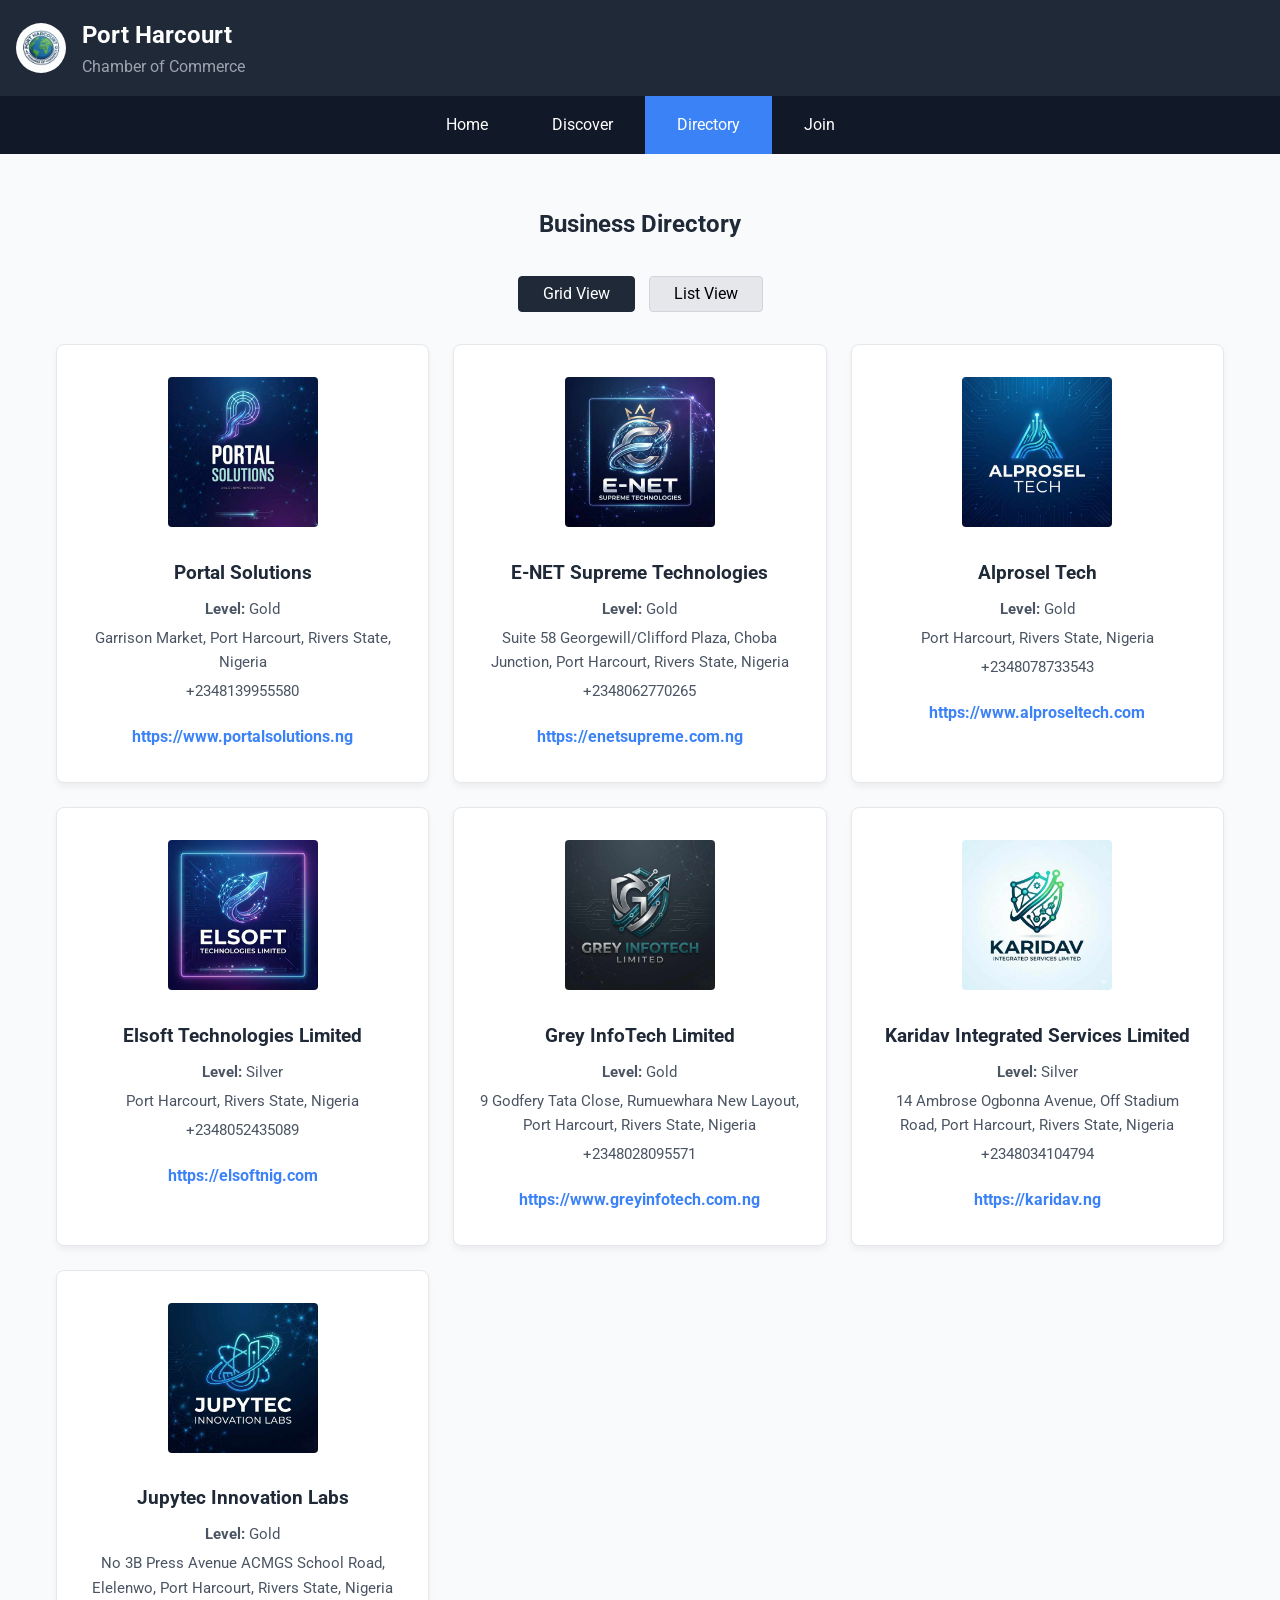
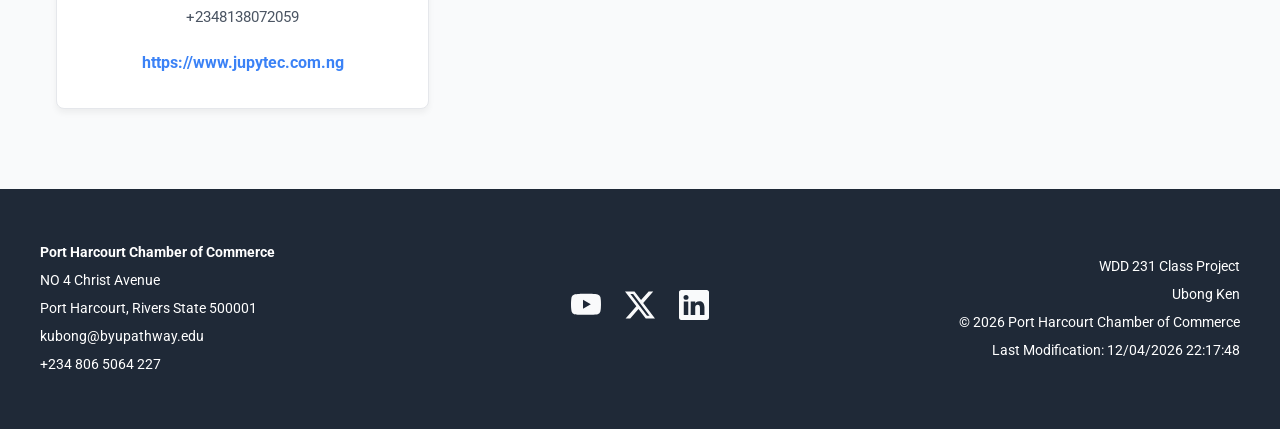
<file: chambers/directory.html>
<!DOCTYPE html>
<html lang="en">
<head>
    <meta charset="UTF-8">
    <meta name="viewport" content="width=device-width, initial-scale=1.0">
    <title>Port Harcourt Chamber of Commerce - Member Directory</title>
    <meta name="description" content="Discover the local businesses that drive the economy of Port Harcourt. Explore the Port Harcourt Chamber of Commerce member directory.">
    <meta name="author" content="Ubong Ken">
    
    <link rel="icon" href="images/favicon.ico" type="image/x-icon">

    <meta property="og:title" content="Port Harcourt Chamber of Commerce Directory">
    <meta property="og:description" content="Connect with local businesses and services in the Port Harcourt area.">
    <meta property="og:image" content="https://kenubong6-ux.github.io/wdd231/chamber/images/og-image.jpg">
    <meta property="og:url" content="https://kenubong6-ux.github.io/wdd231/chamber/directory.html">
    <meta property="og:type" content="website">

    <link rel="preconnect" href="https://fonts.googleapis.com">
    <link rel="preconnect" href="https://fonts.gstatic.com" crossorigin>
    <link href="https://fonts.googleapis.com/css2?family=Roboto:wght@400;700&display=swap" rel="stylesheet">
    
    <link rel="stylesheet" href="styles/normalize.css">
    <link rel="stylesheet" href="styles/base.css">
    <link rel="stylesheet" href="styles/larger.css">
    
    <script src="scripts/getdates.js" defer></script>
    <script src="scripts/directory.js" defer></script>
    <script src="scripts/menu.js" defer></script>
</head>
<body>
    <header>
        <img src="images/logo.webp" alt="Port Harcourt Chamber of Commerce Logo">
        <div>
            <h1>Port Harcourt</h1>
            <h2>Chamber of Commerce</h2>
        </div>
        <button id="menu" title="Menu">&#9776;</button>
    </header>

    <nav>
        <ul class="navigation">
            <li><a href="index.html" title="Home">Home</a></li>
            <li><a href="discover.html" title="Discover">Discover</a></li>
            <li><a href="directory.html" title="Directory" class="active">Directory</a></li>
            <li><a href="join.html" title="Join">Join</a></li>
        </ul>
    </nav>

    <main>
        <h2>Business Directory</h2>
        
        <div class="view-toggles">
            <button id="grid-view" class="active">Grid View</button>
            <button id="list-view">List View</button>
        </div>

        <article id="directory-container" class="grid"></article>
    </main>

    <footer>
        <div class="footer-content">
            
            <div class="contact-info">
                <p><strong>Port Harcourt Chamber of Commerce</strong></p>
                <p>NO 4 Christ Avenue</p>
                <p>Port Harcourt, Rivers State 500001</p>
                <p>kubong@byupathway.edu</p>
                <p>+234 806 5064 227</p>
            </div>
            
            <div class="social-links">
                <a href="https://youtube.com" target="_blank"><img src="images/youtube.svg" alt="YouTube Profile"></a>
                <a href="https://twitter.com" target="_blank"><img src="images/twitter-x.svg" alt="Twitter Profile"></a>
                <a href="https://linkedin.com" target="_blank"><img src="images/linkedin.svg" alt="LinkedIn Profile"></a>
            </div>
            
            <div class="dev-info">
                <p>WDD 231 Class Project</p>
                <p>Ubong Ken</p>
                <p>&copy; <span id="currentyear"></span> Port Harcourt Chamber of Commerce</p>
                <p id="lastModified"></p>
            </div>

        </div>
    </footer>
</body>
</html>
</file>
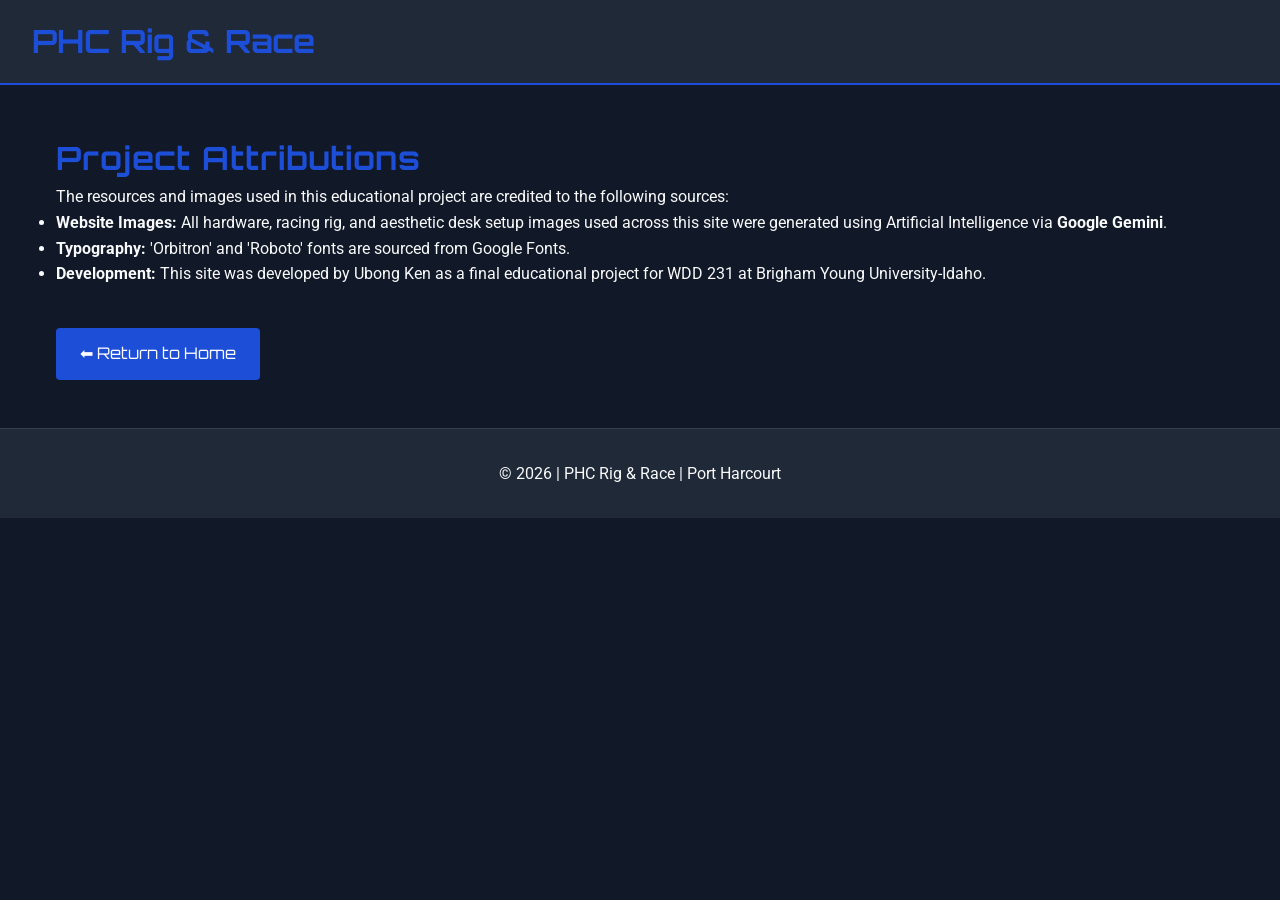
<file: finalproject/attribution.html>
<!DOCTYPE html>
<html lang="en">
<head>
    <meta charset="UTF-8">
    <meta name="viewport" content="width=device-width, initial-scale=1.0">
    <title>Attributions - PHC Rig & Race</title>
    <meta name="description" content="Project attributions and resource credits for the PHC Rig & Race WDD 231 final educational web development project.">
    <meta name="author" content="Ubong Ken">
    
    <link rel="icon" href="images/favicon.webp">

    <meta property="og:title" content="Attributions - PHC Rig & Race">
    <meta property="og:description" content="Project attributions and resource credits for the PHC Rig & Race WDD 231 final educational web development project.">
    <meta property="og:image" content="https://kenubong6-ux.github.io/wdd231/finalproject/images/hero-bg.webp">
    <meta property="og:url" content="https://kenubong6-ux.github.io/wdd231/finalproject/attributions.html">

    <link rel="preconnect" href="https://fonts.googleapis.com">
    <link rel="preconnect" href="https://fonts.gstatic.com" crossorigin>
    <link href="https://fonts.googleapis.com/css2?family=Orbitron:wght@500;700&family=Roboto:wght@400;700&display=swap" rel="stylesheet">

    <link rel="stylesheet" href="styles/base.css">
    <link rel="stylesheet" href="styles/larger.css" media="screen and (min-width: 800px)">

    <script type="module" src="scripts/main.js" defer></script>
</head>
<body>
    <header>
        <div class="logo">
            <span class="site-title">PHC Rig & Race</span>
        </div>
    </header>

    <main class="content-section">
        <h1>Project Attributions</h1>
        <p>The resources and images used in this educational project are credited to the following sources:</p>
        
        <ul>
            <li><strong>Website Images:</strong> All hardware, racing rig, and aesthetic desk setup images used across this site were generated using Artificial Intelligence via <strong>Google Gemini</strong>.</li>
            <li><strong>Typography:</strong> 'Orbitron' and 'Roboto' fonts are sourced from Google Fonts.</li>
            <li><strong>Development:</strong> This site was developed by Ubong Ken as a final educational project for WDD 231 at Brigham Young University-Idaho.</li>
        </ul>

        <br>
        <a href="index.html" class="cta-button">⬅ Return to Home</a>
    </main>

    <footer>
        <p>&copy; <span id="current-year"></span> | PHC Rig & Race | Port Harcourt</p>
    </footer>
</body>
</html>
</file>
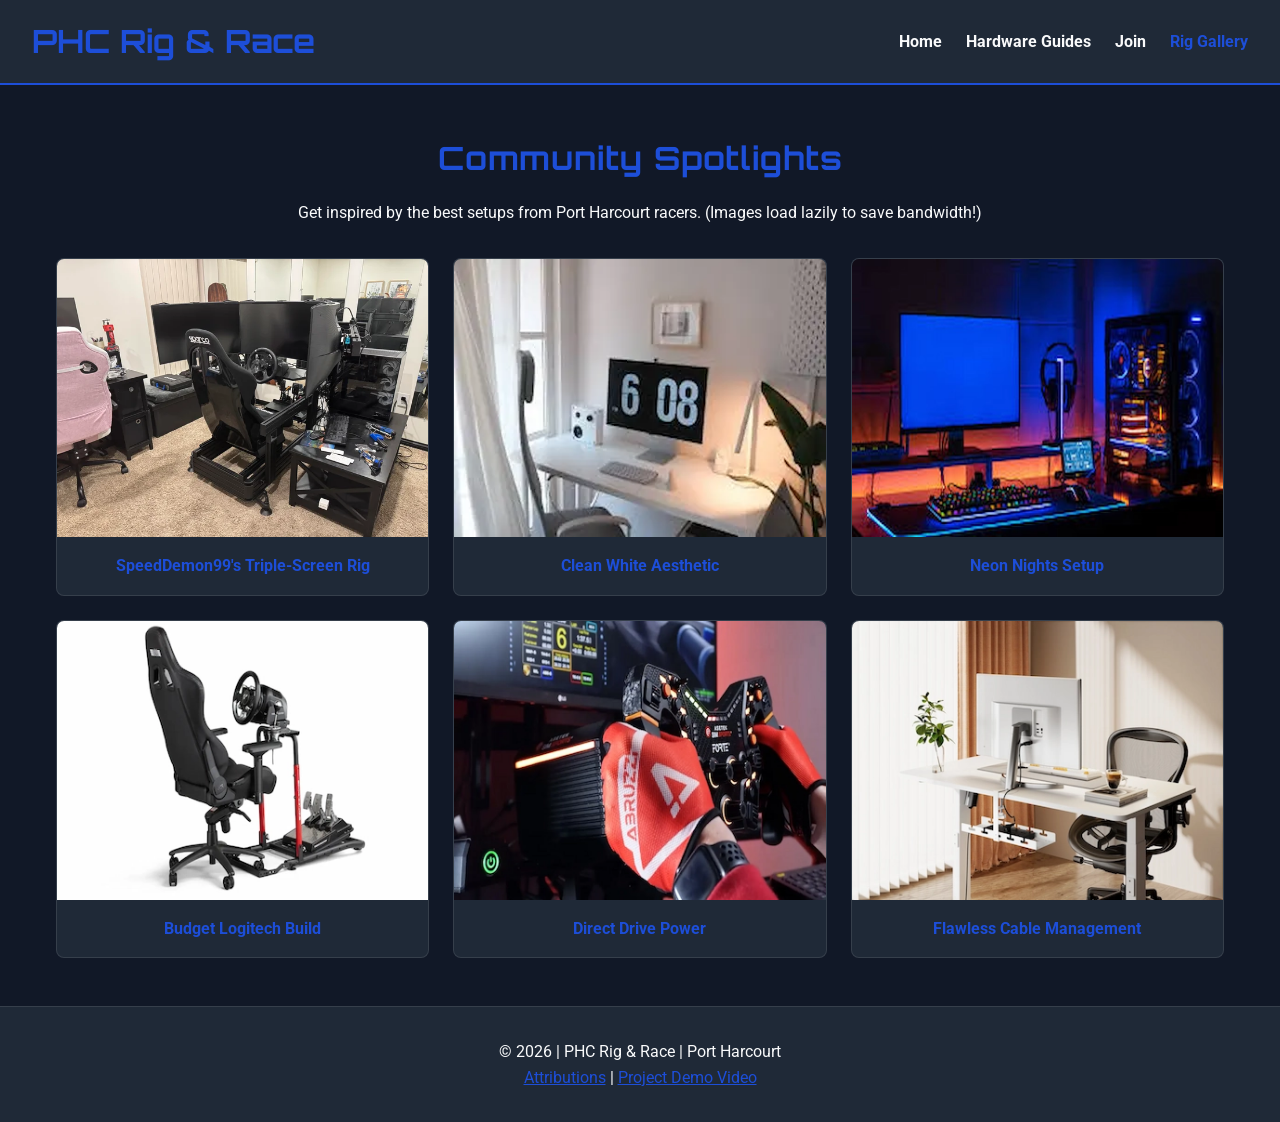
<file: finalproject/gallery.html>
<!DOCTYPE html>
<html lang="en">
<head>
    <meta charset="UTF-8">
    <meta name="viewport" content="width=device-width, initial-scale=1.0">
    <title>Community Rig Gallery - PHC Rig & Race</title>
    <meta name="description" content="Explore the cleanest PC setups, racing simulators, and desk aesthetics from the PHC Rig & Race community.">
    <meta name="author" content="Ubong Ken">

    <meta property="og:title" content="Community Rig Gallery - PHC Rig & Race">
    <meta property="og:description" content="Explore the cleanest PC setups, racing simulators, and desk aesthetics from the PHC Rig & Race community.">
    <meta property="og:image" content="https://kenubong6-ux.github.io/wdd231/finalproject/images/hero-bg.webp">
    <meta property="og:url" content="https://kenubong6-ux.github.io/wdd231/finalproject/gallery.html">

    <link rel="icon" href="images/favicon.ico" type="image/x-icon">
    
    <link rel="preconnect" href="https://fonts.googleapis.com">
    <link rel="preconnect" href="https://fonts.gstatic.com" crossorigin>
    <link href="https://fonts.googleapis.com/css2?family=Orbitron:wght@500;700&family=Roboto:wght@400;700&display=swap" rel="stylesheet">
    
    <link rel="stylesheet" href="styles/base.css">
    <link rel="stylesheet" href="styles/larger.css">
    <script type="module" src="scripts/main.js"></script>
</head>
<body>
    <header>
        <div class="logo">
            <span class="site-title">PHC Rig & Race</span>
        </div>
        <button id="menu-toggle" aria-label="Open Menu">&#9776;</button>
        <nav id="main-nav" class="hidden">
            <ul>
                <li><a href="index.html">Home</a></li>
                <li><a href="guides.html">Hardware Guides</a></li>
                <li><a href="join.html">Join</a></li>
                <li><a href="gallery.html" class="active">Rig Gallery</a></li>
            </ul>
        </nav>
    </header>

    <main class="content-section">
        <h1 class="page-title">Community Spotlights</h1>
        <p class="page-subtitle">Get inspired by the best setups from Port Harcourt racers. (Images load lazily to save bandwidth!)</p>

        <div class="gallery-grid">
            <figure class="gallery-item">
                <img src="images/gallery1.webp" alt="Multi-monitor sim racing setup" loading="lazy" width="400" height="300">
                <figcaption>SpeedDemon99's Triple-Screen Rig</figcaption>
            </figure>
            <figure class="gallery-item">
                <img src="images/gallery2.webp" alt="Minimalist white desk setup" loading="lazy" width="400" height="300">
                <figcaption>Clean White Aesthetic</figcaption>
            </figure>
            <figure class="gallery-item">
                <img src="images/gallery3.webp" alt="RGB themed gaming room" loading="lazy" width="400" height="300">
                <figcaption>Neon Nights Setup</figcaption>
            </figure>
            <figure class="gallery-item">
                <img src="images/gallery4.webp" alt="Compact budget steering wheel mount" loading="lazy" width="400" height="300">
                <figcaption>Budget Logitech Build</figcaption>
            </figure>
            <figure class="gallery-item">
                <img src="images/gallery5.webp" alt="High-end direct drive wheel base" loading="lazy" width="400" height="300">
                <figcaption>Direct Drive Power</figcaption>
            </figure>
            <figure class="gallery-item">
                <img src="images/gallery6.webp" alt="Cable managed under desk" loading="lazy" width="400" height="300">
                <figcaption>Flawless Cable Management</figcaption>
            </figure>
        </div>
    </main>

    <footer>
        <p>&copy; <span id="current-year"></span> | PHC Rig & Race | Port Harcourt</p>
        <div class="footer-links">
            <a href="attributions.html">Attributions</a> | 
            <a href="https://youtube.com/" target="_blank">Project Demo Video</a>
        </div>
    </footer>
</body>
</html>
</file>
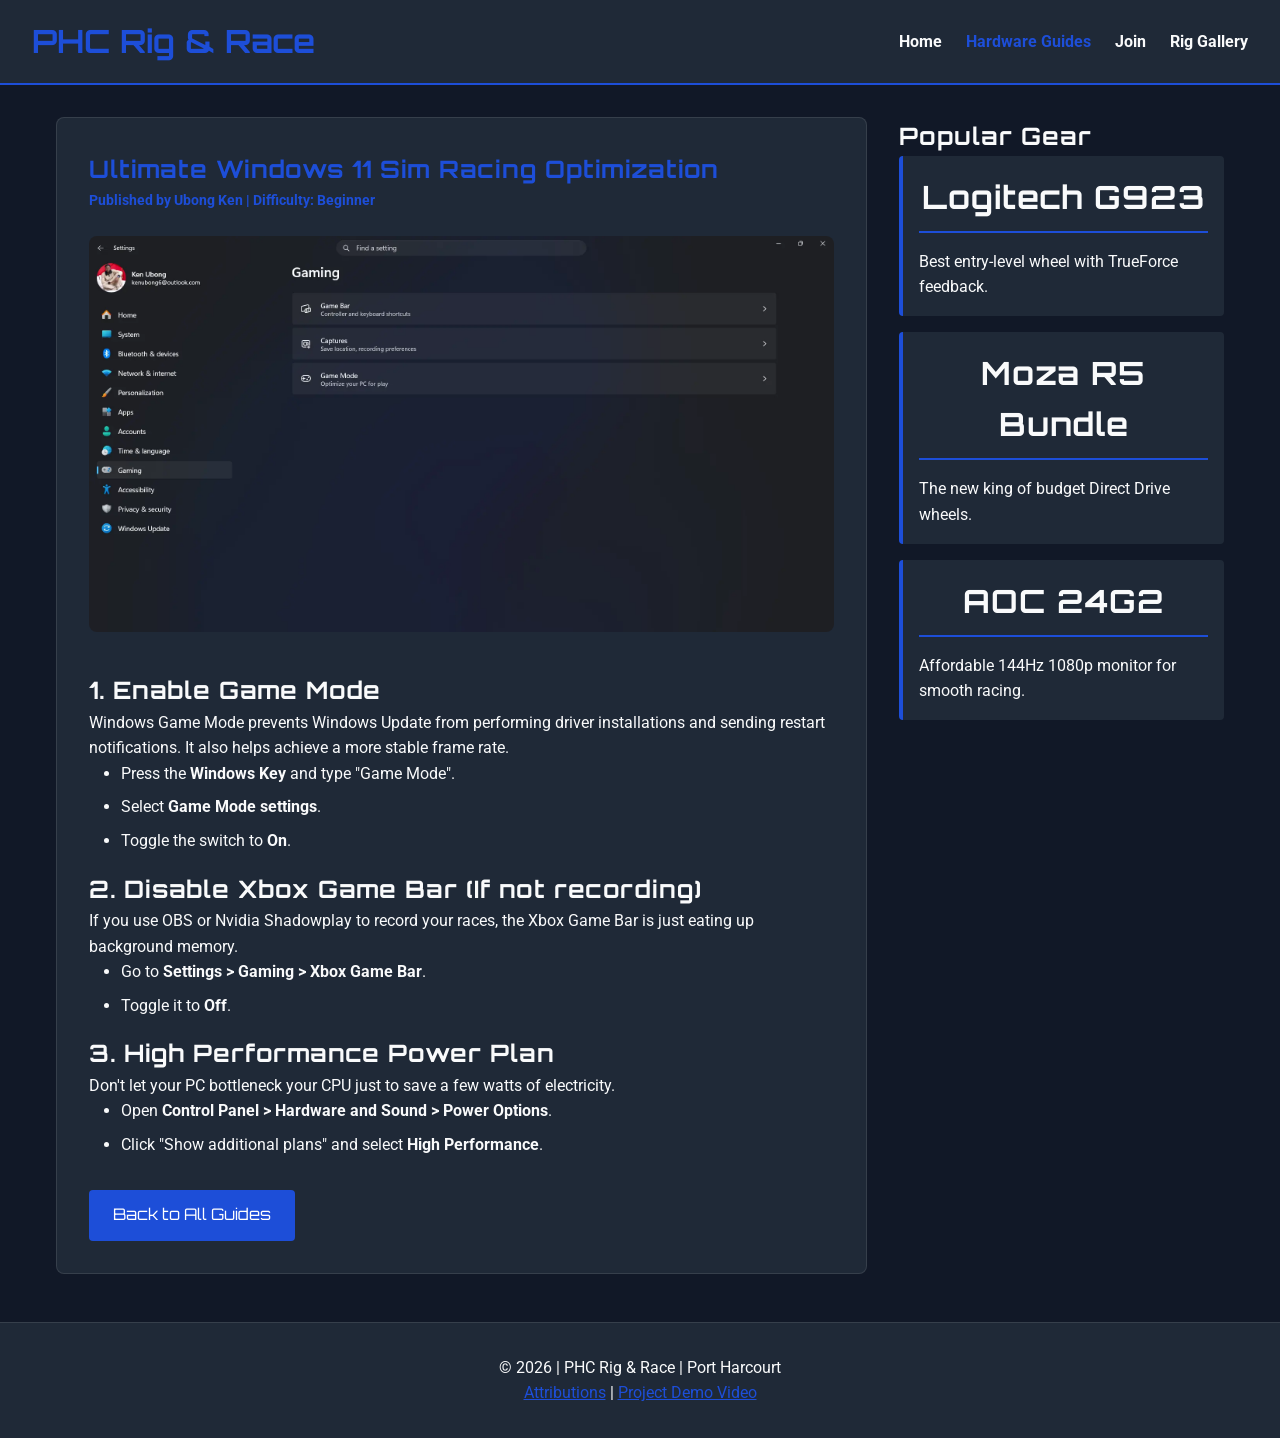
<file: finalproject/guides.html>
<!DOCTYPE html>
<html lang="en">
<head>
    <meta charset="UTF-8">
    <meta name="viewport" content="width=device-width, initial-scale=1.0">
    <title>Hardware Guides - PHC Rig & Race</title>
    <meta name="description" content="Step-by-step hardware optimization guides. Learn how to tune your racing wheel and optimize Windows 11 for max frames.">
    <meta name="author" content="Ubong Ken">

    <meta property="og:title" content="Hardware Guides - PHC Rig & Race">
    <meta property="og:description" content="Step-by-step hardware optimization guides. Learn how to tune your racing wheel and optimize Windows 11 for max frames.">
    <meta property="og:image" content="https://kenubong6-ux.github.io/wdd231/finalproject/images/win11-optimize.webp">
    <meta property="og:url" content="https://kenubong6-ux.github.io/wdd231/finalproject/guides.html">

    <link rel="icon" href="images/favicon.ico" type="image/x-icon">
    
    <link rel="preconnect" href="https://fonts.googleapis.com">
    <link rel="preconnect" href="https://fonts.gstatic.com" crossorigin>
    <link href="https://fonts.googleapis.com/css2?family=Orbitron:wght@500;700&family=Roboto:wght@400;700&display=swap" rel="stylesheet">
    
    <link rel="stylesheet" href="styles/base.css">
    <link rel="stylesheet" href="styles/larger.css">
    <script type="module" src="scripts/main.js"></script>
</head>
<body>
    <header>
        <div class="logo">
            <span class="site-title">PHC Rig & Race</span>
        </div>
        <button id="menu-toggle" aria-label="Open Menu">&#9776;</button>
        <nav id="main-nav" class="hidden">
            <ul>
                <li><a href="index.html">Home</a></li>
                <li><a href="guides.html" class="active">Hardware Guides</a></li>
                <li><a href="join.html">Join</a></li>
                <li><a href="gallery.html">Rig Gallery</a></li>
            </ul>
        </nav>
    </header>

    <main class="content-section guide-layout">
        <article class="guide-article">
            <h1>Ultimate Windows 11 Sim Racing Optimization</h1>
            <p class="guide-meta">Published by Ubong Ken | Difficulty: Beginner</p>
            
            <img src="images/win11-optimize.webp" alt="Windows 11 settings screen for gaming" loading="lazy" class="guide-hero-img">

            <h2>1. Enable Game Mode</h2>
            <p>Windows Game Mode prevents Windows Update from performing driver installations and sending restart notifications. It also helps achieve a more stable frame rate.</p>
            <ul>
                <li>Press the <strong>Windows Key</strong> and type "Game Mode".</li>
                <li>Select <strong>Game Mode settings</strong>.</li>
                <li>Toggle the switch to <strong>On</strong>.</li>
            </ul>

            <h2>2. Disable Xbox Game Bar (If not recording)</h2>
            <p>If you use OBS or Nvidia Shadowplay to record your races, the Xbox Game Bar is just eating up background memory.</p>
            <ul>
                <li>Go to <strong>Settings &gt; Gaming &gt; Xbox Game Bar</strong>.</li>
                <li>Toggle it to <strong>Off</strong>.</li>
            </ul>

            <h2>3. High Performance Power Plan</h2>
            <p>Don't let your PC bottleneck your CPU just to save a few watts of electricity.</p>
            <ul>
                <li>Open <strong>Control Panel &gt; Hardware and Sound &gt; Power Options</strong>.</li>
                <li>Click "Show additional plans" and select <strong>High Performance</strong>.</li>
            </ul>
            
            <a href="index.html" class="cta-button guide-btn">Back to All Guides</a>
        </article>

        <aside class="guide-sidebar">
            <h2>Popular Gear</h2>
            <div class="gear-card">
                <h3>Logitech G923</h3>
                <p>Best entry-level wheel with TrueForce feedback.</p>
            </div>
            <div class="gear-card">
                <h3>Moza R5 Bundle</h3>
                <p>The new king of budget Direct Drive wheels.</p>
            </div>
            <div class="gear-card">
                <h3>AOC 24G2</h3>
                <p>Affordable 144Hz 1080p monitor for smooth racing.</p>
            </div>
        </aside>
    </main>

    <footer>
        <p>&copy; <span id="current-year"></span> | PHC Rig & Race | Port Harcourt</p>
        <div class="footer-links">
            <a href="attributions.html">Attributions</a> | 
            <a href="https://youtube.com/" target="_blank">Project Demo Video</a>
        </div>
    </footer>
</body>
</html>
</file>
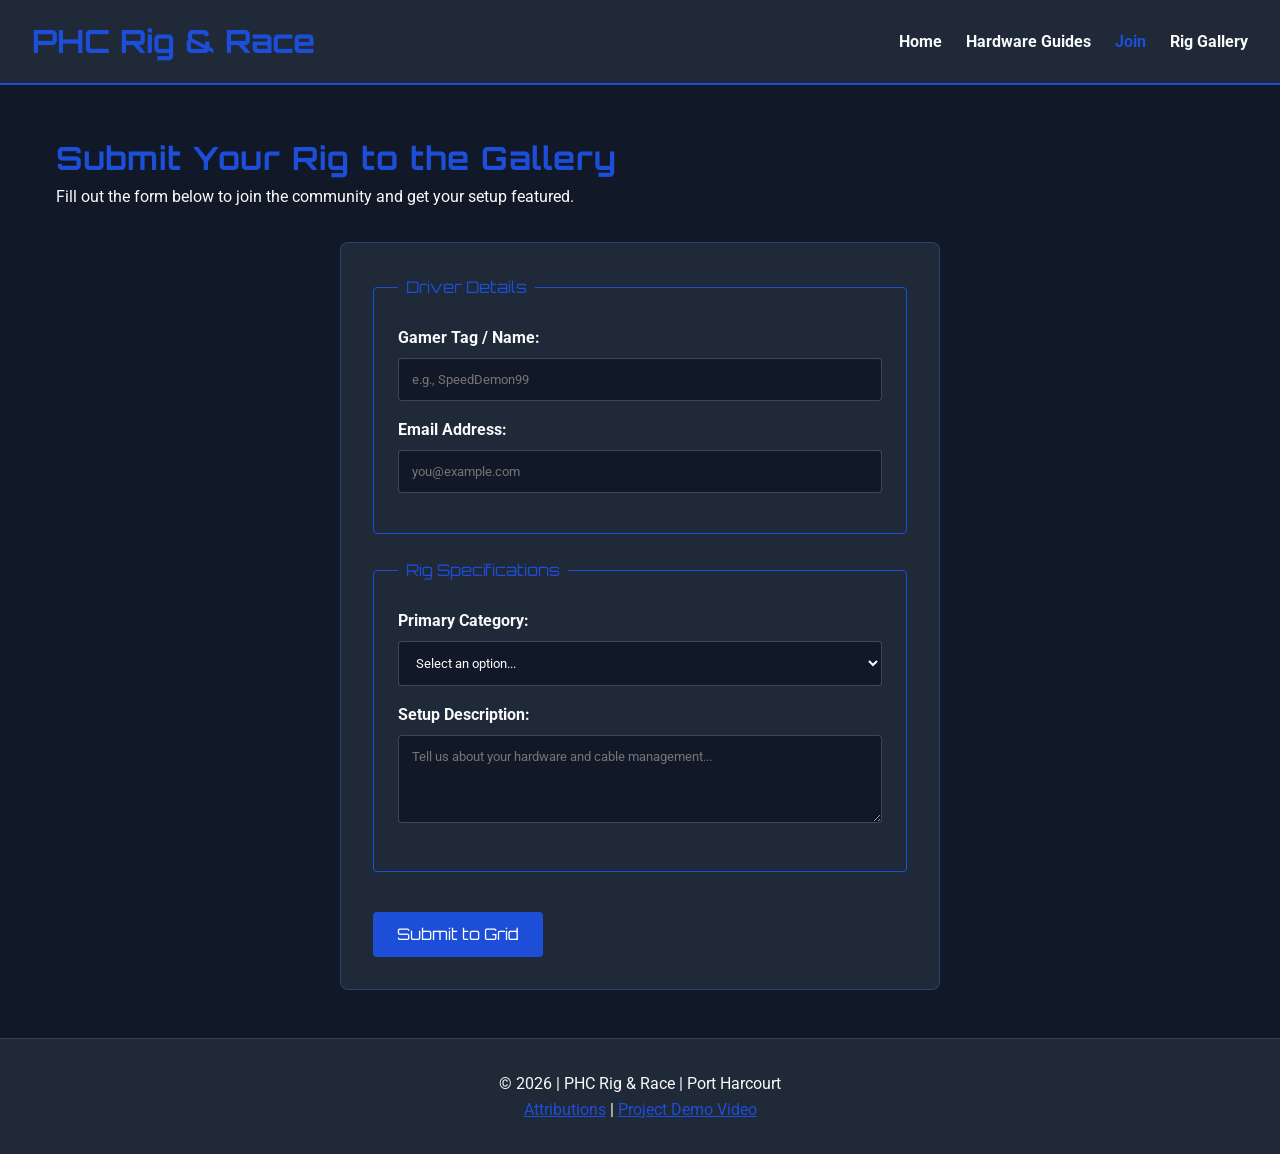
<file: finalproject/join.html>
<!DOCTYPE html>
<html lang="en">
<head>
    <meta charset="UTF-8">
    <meta name="viewport" content="width=device-width, initial-scale=1.0">
    <title>Join the Grid - PHC Rig & Race</title>
    
    <meta name="description" content="Join the ultimate hub for PC gaming enthusiasts. Discover hardware guides, racing configs, and clean aesthetic desk setups.">
    <meta name="author" content="Ubong Ken">

    <meta property="og:title" content="Join the Grid - PHC Rig & Race">
    <meta property="og:description" content="Join the ultimate hub for PC gaming enthusiasts. Discover hardware guides, racing configs, and clean aesthetic desk setups.">
    <meta property="og:image" content="https://kenubong6-ux.github.io/wdd231/finalproject/images/hero-bg.webp">
    <meta property="og:url" content="https://kenubong6-ux.github.io/wdd231/finalproject/join.html">

    <link rel="icon" href="images/favicon.ico" type="image/x-icon">
    
    <link rel="preconnect" href="https://fonts.googleapis.com">
    <link rel="preconnect" href="https://fonts.gstatic.com" crossorigin>
    <link href="https://fonts.googleapis.com/css2?family=Orbitron:wght@500;700&family=Roboto:wght@400;700&display=swap" rel="stylesheet">
    
    <link rel="stylesheet" href="styles/base.css">
    <link rel="stylesheet" href="styles/larger.css">
    <script type="module" src="scripts/main.js"></script>
</head>
<body>
    <header>
        <div class="logo">
            <span class="site-title">PHC Rig & Race</span>
        </div>
        <button id="menu-toggle" aria-label="Open Menu">&#9776;</button>
        <nav id="main-nav" class="hidden">
            <ul>
                <li><a href="index.html">Home</a></li>
                <li><a href="guides.html">Hardware Guides</a></li>
                <li><a href="join.html" class="active">Join</a></li>
                <li><a href="gallery.html">Rig Gallery</a></li>
            </ul>
        </nav>
    </header>

    <main class="content-section">
        <h1>Submit Your Rig to the Gallery</h1>
        <p>Fill out the form below to join the community and get your setup featured.</p>

        <form action="thankyou.html" method="GET" class="community-form">
            <fieldset>
                <legend>Driver Details</legend>
                <label>
                    Gamer Tag / Name:
                    <input type="text" name="gamertag" required placeholder="e.g., SpeedDemon99">
                </label>
                <label>
                    Email Address:
                    <input type="email" name="email" required placeholder="you@example.com">
                </label>
            </fieldset>

            <fieldset>
                <legend>Rig Specifications</legend>
                <label>
                    Primary Category:
                    <select name="category" required>
                        <option value="" disabled selected>Select an option...</option>
                        <option value="sim-racing">Sim Racing Wheel Setup</option>
                        <option value="desk-aesthetic">Minimalist Desk Setup</option>
                        <option value="budget-build">Budget 1080p Build</option>
                    </select>
                </label>
                <label>
                    Setup Description:
                    <textarea name="description" rows="4" required placeholder="Tell us about your hardware and cable management..."></textarea>
                </label>
            </fieldset>

            <button type="submit" class="cta-button">Submit to Grid</button>
        </form>
    </main>

    <footer>
        <p>&copy; <span id="current-year"></span> | PHC Rig & Race | Port Harcourt</p>
        <div class="footer-links">
            <a href="attributions.html">Attributions</a> | 
            <a href="https://youtube.com/" target="_blank">Project Demo Video</a>
        </div>
    </footer>
</body>
</html>
</file>
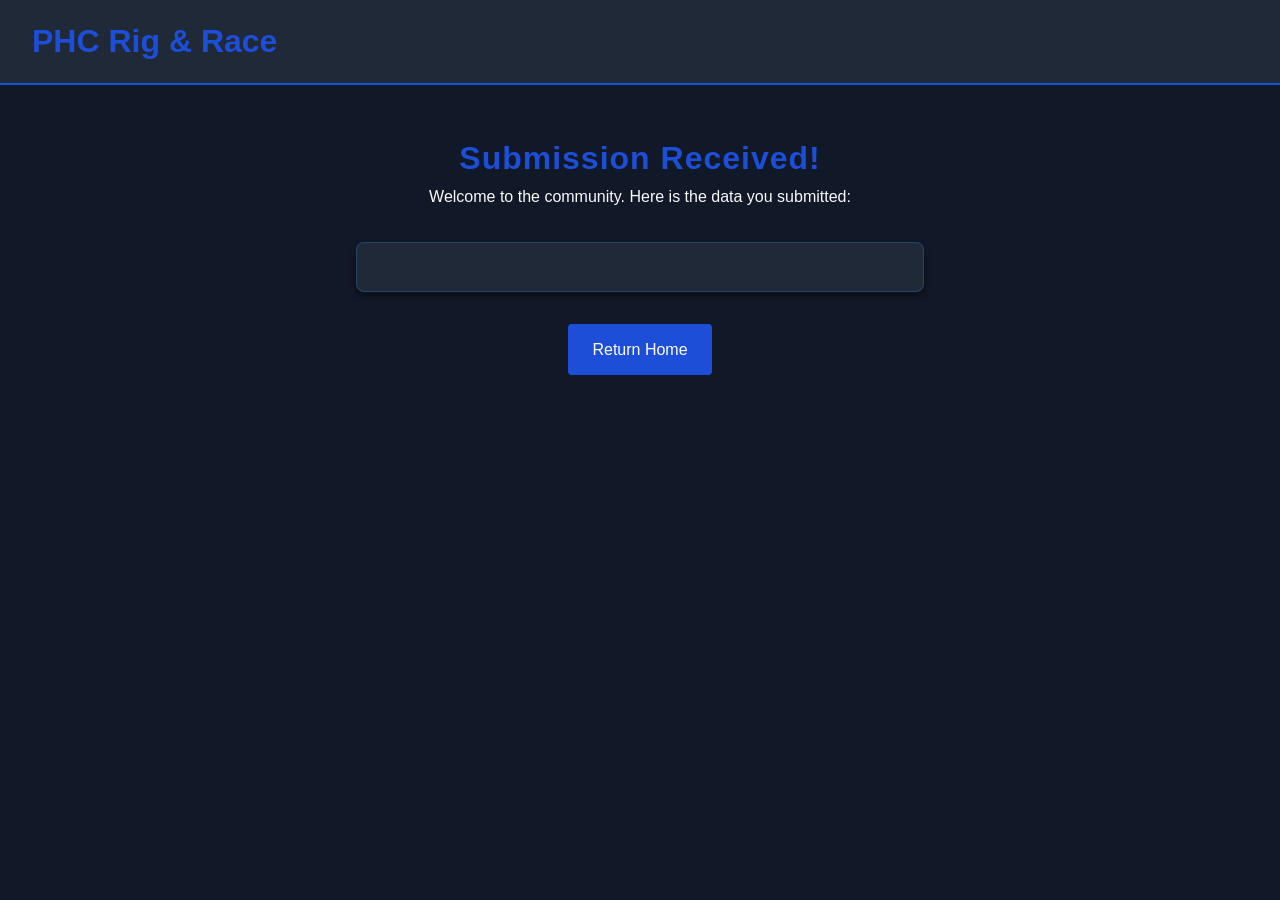
<file: finalproject/thankyou.html>
<!DOCTYPE html>
<html lang="en">
<head>
    <meta charset="UTF-8">
    <meta name="viewport" content="width=device-width, initial-scale=1.0">
    <title>Submission Successful - PHC Rig & Race</title>
    <link rel="icon" href="images/favicon.ico" type="image/x-icon">
    <link rel="stylesheet" href="styles/base.css">
    <link rel="stylesheet" href="styles/larger.css">
    <script src="scripts/thankyou.js"></script>
</head>
<body>
    <header>
        <div class="logo">
            <span class="site-title">PHC Rig & Race</span>
        </div>
    </header>

    <main class="content-section" style="text-align: center; max-width: 600px;">
        <h1>Submission Received!</h1>
        <p>Welcome to the community. Here is the data you submitted:</p>
        
        <div class="card" style="text-align: left; margin-top: 2rem;">
            <ul id="form-results" style="list-style: none; padding: 0;"></ul>
        </div>
        
        <a href="index.html" class="cta-button" style="display: inline-block; margin-top: 2rem; text-decoration: none;">Return Home</a>
    </main>
</body>
</html>
</file>
<file: styles/base.css>
/* --- CSS Variables --- */
:root {
    --primary-color: #2c3e50;
    --accent-color: #e74c3c;
    --text-dark: #333333;
    --text-light: #ffffff;
    --background-light: #f4f4f9;
    --font-main: 'Roboto', sans-serif;
}

/* --- STYLES --- */
body {
    font-family: var(--font-main);
    background-color: var(--background-light);
    color: var(--text-dark);
    margin: 0;
    padding: 0;
}

/* --- HEADER --- */
header {
    background-color: var(--primary-color);
    color: var(--text-light);
    display: flex;
    align-items: center;
    justify-content: space-between;
    padding: 1rem 2rem;
}

header img {
    width: 25px;
    height: auto;
}

header span {
    font-size: 1.5rem;
    font-weight: 700;
}

/* --- HAMBURGER BUTTON --- */
#menu {
    font-size: 1.5rem;
    background: none;
    border: none;
    color: var(--text-light);
    cursor: pointer;
}

/* --- MOBILE NAVIGATION --- */
nav {
    background-color: #1a252f;
}

.navigation {
    list-style: none;
    padding: 0;
    margin: 0;
    display: none;
    flex-direction: column;
}

.navigation.open {
    display: flex;
}

.navigation li a {
    display: block;
    color: var(--text-light);
    text-decoration: none;
    padding: 1rem;
    text-align: center;
    border-bottom: 1px solid rgba(255, 255, 255, 0.1);
    transition: background-color 0.3s;
}

.navigation li a:hover {
    background-color: var(--accent-color);
}

/* --- MAIN CONTENT --- */
main {
    padding: 2rem;
    max-width: 1200px;
    margin: 0 auto;
}

/* Container for the About Me and Photo */
.profile-grid {
    display: grid;
    gap: 1rem;
    margin-bottom: 2rem;
}

/* Card Styling */
.card {
    background-color: white;
    padding: 1rem;
    border: 1px solid #ccc;
    border-radius: 5px;
}

.student-photo img {
    width: 100%;
    max-width: 300px;
    display: block;
    margin: 0 auto;
}

/* Course Buttons */
.filter-buttons {
    display: flex;
    justify-content: center;
    gap: 10px;
    margin-bottom: 1rem;
}

.filter-buttons button {
    padding: 10px 20px;
    cursor: pointer;
}

/* Course Grid */
.course-grid {
    display: flex;
    flex-wrap: wrap;
    gap: 10px;
    justify-content: center;
    margin-bottom: 1rem;
}

/* Individual Course Cards */
.course-card {
    padding: 15px;
    background-color: #fce4ec;
    border: 1px solid #ccc;
    border-radius: 5px;
    width: 150px;
    text-align: center;
}

/* Completed Course Styling */
.course-card.completed {
    background-color: #e8f5e9;
    border-color: #4caf50;
}

/* --- FOOTER --- */
footer {
    background-color: var(--primary-color);
    color: var(--text-light);
    text-align: center;
    padding: 2rem;
    margin-top: 2rem;
}

.social-links img {
    width: 16px;
    margin: 0 10px;
    transition: transform 0.3s;
}

.social-links img:hover {
    transform: scale(1.1);
}
</file>
<file: styles/larger.css>
@media screen and (min-width: 768px) {
    .profile-grid {
        grid-template-columns: 2fr 1fr; /* Makes About Me wider than the Photo */
    }
}
</file>
<file: chamber/styles/base.css>
:root {
    --primary-color: #1F2937;
    --accent-color: #3B82F6;
    --bg-light: #F9FAFB;
    --text-main: #111827;
    --text-light: #FFFFFF;
    --font-main: 'Roboto', sans-serif;
}

* {
    box-sizing: border-box;
}

body {
    font-family: var(--font-main);
    background-color: var(--bg-light);
    color: var(--text-main);
    margin: 0;
    padding: 0;
    line-height: 1.6;
}

/* --- HEADER --- */
header {
    background-color: var(--primary-color);
    color: var(--text-light);
    display: flex;
    align-items: center;
    justify-content: space-between;
    padding: 1rem;
}

header img {
    width: 50px;
    height: auto;
    border-radius: 50%;
    object-fit: cover;
}

header div {
    flex-grow: 1;
    margin-left: 1rem;
}

header h2 {
    margin: 0;
    font-size: 1.5rem;
    font-weight: 700;
}

header h3 {
    margin: 0;
    font-size: 1rem;
    font-weight: 400;
    color: #9CA3AF;
}

/* --- HAMBURGER BUTTON --- */
#menu {
    font-size: 2rem;
    background: none;
    border: none;
    color: var(--text-light);
    cursor: pointer;
}

/* --- MOBILE NAVIGATION --- */
nav {
    background-color: #111827;
}

.navigation {
    list-style: none;
    padding: 0;
    margin: 0;
    display: none;
    flex-direction: column;
}

.navigation.open {
    display: flex;
}

.navigation li a {
    display: block;
    color: var(--text-light);
    text-decoration: none;
    padding: 1rem;
    text-align: center;
    border-bottom: 1px solid rgba(255,255,255,0.1);
    transition: background-color 0.3s, color 0.3s;
}

.navigation li a:hover, .navigation li a.active {
    background-color: var(--accent-color);
    color: var(--text-light);
}

/* --- MAIN CONTENT --- */
main {
    max-width: 1200px;
    margin: 0 auto;
    padding: 2rem 1rem;
}

main h1 {
    text-align: center;
    color: var(--primary-color);
    margin-top: 1rem;
    margin-bottom: 1.5rem;
    font-weight: 700;
}

/* --- FOOTER --- */
footer {
    background-color: var(--primary-color);
    color: var(--text-light);
    padding: 2rem 1rem;
    text-align: center;
    margin-top: 3rem;
}

.footer-content {
    display: flex;
    flex-direction: column;
    gap: 1.5rem;
}

footer p {
    margin: 0.3rem 0;
    font-size: 0.9rem;
}

.social-links {
    margin: 1rem 0;
}

.social-links img {
    width: 30px;
    margin: 0 10px;
    transition: transform 0.3s;
}

.social-links img:hover {
    transform: translateY(-3px);
}

/* ========================================= */
/* --- DIRECTORY VIEW TOGGLES & STYLES ---   */
/* ========================================= */

.view-toggles {
    text-align: center;
    margin-bottom: 2rem;
}

.view-toggles button {
    padding: 0.5rem 1.5rem;
    font-size: 1rem;
    cursor: pointer;
    background-color: #E5E7EB;
    border: 1px solid #D1D5DB;
    border-radius: 4px;
    margin: 0 5px;
    transition: all 0.3s ease;
}

.view-toggles button:hover {
    background-color: #D1D5DB;
}

.view-toggles button.active {
    background-color: var(--primary-color);
    color: var(--text-light);
    border-color: var(--primary-color);
}

/* Grid View */
.grid {
    display: grid;
    grid-template-columns: repeat(auto-fit, minmax(280px, 1fr));
    gap: 1.5rem;
}

.grid section {
    background-color: #ffffff;
    border: 1px solid #E5E7EB;
    border-radius: 8px;
    padding: 2rem 1.5rem;
    text-align: center;
    box-shadow: 0 4px 6px rgba(0,0,0,0.05);
    transition: transform 0.3s ease, box-shadow 0.3s ease;
}

.grid section:hover {
    transform: translateY(-5px);
    box-shadow: 0 10px 15px rgba(0,0,0,0.1);
}

.grid img {
    max-width: 100%;
    height: auto;
    margin-bottom: 1rem;
    border-radius: 4px;
}

.grid h3 {
    margin: 0.5rem 0;
    color: var(--primary-color);
}

.grid p {
    margin: 0.3rem 0;
    font-size: 0.95rem;
    color: #4B5563;
}

.grid a {
    display: inline-block;
    margin-top: 1rem;
    color: var(--accent-color);
    text-decoration: none;
    font-weight: bold;
}

.grid a:hover {
    text-decoration: underline;
}

/* List View */
.list {
    display: flex;
    flex-direction: column;
}

.list section {
    display: grid;
    grid-template-columns: 1fr;
    gap: 0.5rem;
    padding: 1.5rem;
    border-bottom: 1px solid #E5E7EB;
    background-color: #ffffff;
    align-items: center;
}

.list section:nth-child(even) {
    background-color: #F9FAFB;
}

.list section img {
    display: none;
}

.list h3 {
    margin: 0;
    color: var(--primary-color);
}

.list p, .list a {
    margin: 0;
    font-size: 0.95rem;
}

/* ======================== */
/* --- HOME PAGE STYLES --- */
/* ======================== */

.home-grid {
    display: flex;
    flex-direction: column;
    gap: 1.5rem;
}

.card {
    background-color: #ffffff;
    border: 1px solid #E5E7EB;
    border-radius: 8px;
    padding: 1.5rem;
    box-shadow: 0 4px 6px rgba(0,0,0,0.05);
}

/* Hero Section */
.hero {
    position: relative;
    text-align: center;
}

.hero img {
    width: 100%;
    height: auto;
    border-radius: 8px;
}

.hero-content {
    background: rgba(31, 41, 55, 0.85);
    color: white;
    padding: 1.5rem;
    border-radius: 8px;
    margin-top: -4rem;
    position: relative;
    z-index: 2;
}

.cta-button {
    display: inline-block;
    background-color: #3B82F6;
    color: white;
    padding: 0.75rem 1.5rem;
    text-decoration: none;
    font-weight: bold;
    border-radius: 4px;
    margin-top: 1rem;
    transition: background-color 0.3s;
}

.cta-button:hover {
    background-color: #2563EB;
}

/* Spotlights */
#spotlight-container {
    display: flex;
    flex-direction: column;
    gap: 1rem;
}

.spotlight-card {
    border: 1px solid #ddd;
    padding: 1rem;
    text-align: center;
    border-radius: 8px;
}

/* FORM STYLING */
.membership-form {
    display: flex;
    flex-direction: column;
    gap: 1.2rem;
    max-width: 500px;
}

.membership-form label {
    display: flex;
    flex-direction: column;
    font-weight: bold;
    font-size: 0.9rem;
}

.membership-form input, 
.membership-form select, 
.membership-form textarea {
    padding: 0.75rem;
    margin-top: 0.3rem;
    border: 1px solid #ccc;
    border-radius: 4px;
    font-family: var(--font-main);
}

.membership-form input:required {
    border-left: 4px solid #E53E3E;
}

.membership-form input:valid {
    border-left: 4px solid #38A169;
}

.submit-btn {
    background-color: var(--accent-color);
    color: white;
    padding: 1rem;
    border: none;
    border-radius: 4px;
    font-weight: bold;
    cursor: pointer;
    font-size: 1.1rem;
}

/* MODAL STYLING */
dialog {
    border: none;
    border-radius: 8px;
    padding: 2rem;
    box-shadow: 0 4px 15px rgba(0,0,0,0.2);
    max-width: 400px;
}

dialog::backdrop {
    background-color: rgba(0, 0, 0, 0.6);
}

.close-modal {
    margin-top: 1rem;
    padding: 0.5rem 1rem;
    cursor: pointer;
}

/* PAGE LOAD ANIMATION */
@keyframes slideInFade {
    0% {
        opacity: 0;
        transform: translateY(30px);
    }
    100% {
        opacity: 1;
        transform: translateY(0);
    }
}

.animate-card {
    animation: slideInFade 0.8s ease-out forwards;
    opacity: 0;
}

/* Stagger the animation so they load one after another */
.np-card { animation-delay: 0.1s; }
.bronze-card { animation-delay: 0.3s; }
.silver-card { animation-delay: 0.5s; }
.gold-card { animation-delay: 0.7s; }
</file>
<file: chamber/styles/larger.css>
@media screen and (min-width: 768px) {
    
    /* --- HEADER & NAVIGATION --- */
    #menu {
        display: none;
    }

    .navigation {
        display: flex;
        flex-direction: row;
        justify-content: center;
    }

    .navigation li a {
        border-bottom: none;
        padding: 1rem 2rem;
    }

    /* --- FOOTER --- */
    footer {
        padding: 3rem 2rem;
    }

    .footer-content {
        max-width: 1200px;
        margin: 0 auto;
        display: grid;
        grid-template-columns: 1fr 1fr 1fr;
        align-items: center;
        text-align: left;
    }

    .social-links {
        text-align: center;
        margin: 0;
    }

    .dev-info {
        text-align: right;
    }

    /* --- DIRECTORY LIST VIEW --- */
    .list section {
        grid-template-columns: 2fr 2fr 1fr 1fr; 
        gap: 1rem;
        padding: 1rem 2rem;
    }
}

@media screen and (min-width: 768px) {

    main h1 {
        grid-column: 1 / 4;
    }
    
    .home-grid {
        display: grid;
        grid-template-columns: 1fr 1fr 1fr;
        grid-template-rows: auto auto;
    }

    .hero {
        grid-column: 1 / 4;
    }

    .hero-content {
        position: absolute;
        top: 50%;
        left: 50%;
        transform: translate(-50%, -50%);
        margin-top: 0;
        width: 80%;
        max-width: 600px;
    }

    .events { grid-column: 1 / 2; }
    .weather { grid-column: 2 / 3; }
    .spotlights { grid-column: 3 / 4; }
}

@media screen and (min-width: 768px) {
    .join-grid {
        display: grid;
        grid-template-columns: 2fr 1fr;
        gap: 2rem;
        align-items: start;
    }
}
</file>
<file: styles/site-plan.css>
:root {
    --bg-color: #111827;
    --accent-color: #3B82F6;
    --text-color: #F9FAFB;
    --card-bg: #1F2937;
    
    --font-heading: 'Orbitron', sans-serif;
    --font-body: 'Roboto', sans-serif;
}

* {
    box-sizing: border-box;
}

body {
    font-family: var(--font-body);
    background-color: var(--bg-color);
    color: var(--text-color);
    margin: 0;
    padding: 0;
    line-height: 1.6;
}

header {
    background-color: var(--card-bg);
    border-bottom: 3px solid var(--accent-color);
    padding: 2rem 1rem;
    text-align: center;
}

h1, h2, h3, h4 {
    font-family: var(--font-heading);
    letter-spacing: 1px;
    margin-top: 0;
}

h1 {
    color: var(--accent-color);
    margin-bottom: 0.5rem;
}

h2 {
    color: var(--text-color);
    font-size: 1.2rem;
    font-weight: 400;
}

main {
    max-width: 900px;
    margin: 2rem auto;
    padding: 0 1rem;
}

section {
    background-color: var(--card-bg);
    padding: 2rem;
    margin-bottom: 2rem;
    border-radius: 8px;
    box-shadow: 0 4px 6px rgba(0,0,0,0.3);
}

h3 {
    color: var(--accent-color);
    border-bottom: 1px solid rgba(255,255,255,0.1);
    padding-bottom: 0.5rem;
    margin-bottom: 1rem;
}

/* Table Styling for Colors */
.color-table {
    width: 100%;
    border-collapse: collapse;
    margin-top: 1rem;
}

.color-table th, .color-table td {
    border: 1px solid rgba(255,255,255,0.2);
    padding: 1rem;
    text-align: left;
}

.color-table th {
    background-color: rgba(0,0,0,0.2);
    font-family: var(--font-heading);
}

/* Wireframe section layout */
.wireframe-container {
    display: flex;
    flex-wrap: wrap;
    gap: 2rem;
    margin-top: 1.5rem;
}

.wireframe {
    flex: 1;
    min-width: 300px;
    background-color: rgba(0,0,0,0.2);
    padding: 1.5rem;
    border-radius: 4px;
    border: 1px dashed var(--accent-color);
    text-align: center;
}

.wireframe img {
    max-width: 100%;
    height: auto;
    border-radius: 4px;
    margin-bottom: 1rem;
    background-color: #333;
    min-height: 200px;
}

footer {
    text-align: center;
    padding: 2rem;
    margin-top: 3rem;
    background-color: var(--card-bg);
    border-top: 1px solid rgba(255,255,255,0.1);
    font-size: 0.9rem;
}
</file>
<file: chamber/styles/discover.css>
/* Styling the Visit Message */
.visit-message {
    background-color: var(--accent-color, #3B82F6);
    color: white;
    padding: 1rem;
    text-align: center;
    font-weight: bold;
    margin: 1rem 0;
    border-radius: 4px;
}

/* Card Base Styling */
.card {
    background-color: var(--card-bg, #ffffff);
    border: 1px solid #ddd;
    border-radius: 8px;
    padding: 1rem;
    box-shadow: 0 2px 5px rgba(0,0,0,0.1);
    text-align: center;
}

.card h2 {
    font-size: 1.2rem;
    margin-bottom: 0.5rem;
}

.card figure {
    margin: 0;
    overflow: hidden;
    border-radius: 4px;
}

.card img {
    width: 100%;
    height: auto;
    display: block;
    object-fit: cover;
    transition: transform 0.3s ease, filter 0.3s ease;
}

.card address {
    font-style: normal;
    font-weight: bold;
    margin: 0.5rem 0;
    color: #555;
}

.card button {
    background-color: var(--nav-bg, #111827);
    color: white;
    border: none;
    padding: 0.5rem 1rem;
    border-radius: 4px;
    cursor: pointer;
    margin-top: 1rem;
}

/* ----------------------------------------- */
/* 1. MOBILE VIEW (Stacked)                  */
/* ----------------------------------------- */
.discover-grid {
    display: grid;
    gap: 1.5rem;
    padding: 1rem;
    grid-template-areas:
        "card1"
        "card2"
        "card3"
        "card4"
        "card5"
        "card6"
        "card7"
        "card8";
}

/* Assigning the grid areas to the injected classes */
.c1 { grid-area: card1; }
.c2 { grid-area: card2; }
.c3 { grid-area: card3; }
.c4 { grid-area: card4; }
.c5 { grid-area: card5; }
.c6 { grid-area: card6; }
.c7 { grid-area: card7; }
.c8 { grid-area: card8; }

/* ----------------------------------------- */
/* 2. MEDIUM VIEW (Tablet)                   */
/* ----------------------------------------- */
@media screen and (min-width: 641px) {
    .discover-grid {
        grid-template-columns: 1fr 1fr;
        grid-template-areas:
            "card1 card2"
            "card3 card4"
            "card5 card6"
            "card7 card8";
    }

    /* CSS Image Effect applied only on larger screens per instructions */
    .card img:hover {
        transform: scale(1.05); /* Slight zoom */
        filter: brightness(1.1); /* Slight brighten */
    }
}

/* ----------------------------------------- */
/* 3. LARGE VIEW (Desktop)                   */
/* ----------------------------------------- */
@media screen and (min-width: 1025px) {
    .discover-grid {
        grid-template-columns: 1fr 1fr 1fr;
        grid-template-areas:
            "card1 card2 card3"
            "card4 card5 card3"
            "card6 card7 card8";
    }
    
    .c3 {
        /* This centers the content vertically inside the tall card */
        display: flex;
        flex-direction: column;
        justify-content: center;
    }
}
</file>
<file: chambers/styles/base.css>
:root {
    --primary-color: #1F2937;
    --accent-color: #3B82F6;
    --bg-light: #F9FAFB;
    --text-main: #111827;
    --text-light: #FFFFFF;
    --font-main: 'Roboto', sans-serif;
}

* {
    box-sizing: border-box;
}

body {
    font-family: var(--font-main);
    background-color: var(--bg-light);
    color: var(--text-main);
    margin: 0;
    padding: 0;
    line-height: 1.6;
}

/* --- HEADER --- */
header {
    background-color: var(--primary-color);
    color: var(--text-light);
    display: flex;
    align-items: center;
    justify-content: space-between;
    padding: 1rem;
}

header img {
    width: 50px;
    height: auto;
    border-radius: 50%;
    object-fit: cover;
}

header div {
    flex-grow: 1;
    margin-left: 1rem;
}

header h1 {
    margin: 0;
    font-size: 1.5rem;
}

header h2 {
    margin: 0;
    font-size: 1rem;
    font-weight: 400;
    color: #9CA3AF;
}

/* --- HAMBURGER BUTTON --- */
#menu {
    font-size: 2rem;
    background: none;
    border: none;
    color: var(--text-light);
    cursor: pointer;
}

/* --- MOBILE NAVIGATION --- */
nav {
    background-color: #111827;
}

.navigation {
    list-style: none;
    padding: 0;
    margin: 0;
    display: none;
    flex-direction: column;
}

.navigation.open {
    display: flex;
}

.navigation li a {
    display: block;
    color: var(--text-light);
    text-decoration: none;
    padding: 1rem;
    text-align: center;
    border-bottom: 1px solid rgba(255,255,255,0.1);
    transition: background-color 0.3s, color 0.3s;
}

.navigation li a:hover, .navigation li a.active {
    background-color: var(--accent-color);
    color: var(--text-light);
}

/* --- MAIN CONTENT --- */
main {
    max-width: 1200px;
    margin: 0 auto;
    padding: 2rem 1rem;
}

main h2 {
    text-align: center;
    margin-bottom: 2rem;
    color: var(--primary-color);
}

/* --- FOOTER --- */
footer {
    background-color: var(--primary-color);
    color: var(--text-light);
    padding: 2rem 1rem;
    text-align: center;
    margin-top: 3rem;
}

.footer-content {
    display: flex;
    flex-direction: column;
    gap: 1.5rem;
}

footer p {
    margin: 0.3rem 0;
    font-size: 0.9rem;
}

.social-links {
    margin: 1rem 0;
}

.social-links img {
    width: 30px;
    margin: 0 10px;
    transition: transform 0.3s;
}

.social-links img:hover {
    transform: translateY(-3px);
}

/* ========================================= */
/* --- DIRECTORY VIEW TOGGLES & STYLES ---   */
/* ========================================= */

.view-toggles {
    text-align: center;
    margin-bottom: 2rem;
}

.view-toggles button {
    padding: 0.5rem 1.5rem;
    font-size: 1rem;
    cursor: pointer;
    background-color: #E5E7EB;
    border: 1px solid #D1D5DB;
    border-radius: 4px;
    margin: 0 5px;
    transition: all 0.3s ease;
}

.view-toggles button:hover {
    background-color: #D1D5DB;
}

.view-toggles button.active {
    background-color: var(--primary-color);
    color: var(--text-light);
    border-color: var(--primary-color);
}

/* Grid View */
.grid {
    display: grid;
    grid-template-columns: repeat(auto-fit, minmax(280px, 1fr));
    gap: 1.5rem;
}

.grid section {
    background-color: #ffffff;
    border: 1px solid #E5E7EB;
    border-radius: 8px;
    padding: 2rem 1.5rem;
    text-align: center;
    box-shadow: 0 4px 6px rgba(0,0,0,0.05);
    transition: transform 0.3s ease, box-shadow 0.3s ease;
}

.grid section:hover {
    transform: translateY(-5px);
    box-shadow: 0 10px 15px rgba(0,0,0,0.1);
}

.grid img {
    max-width: 100%;
    height: auto;
    margin-bottom: 1rem;
    border-radius: 4px;
}

.grid h3 {
    margin: 0.5rem 0;
    color: var(--primary-color);
}

.grid p {
    margin: 0.3rem 0;
    font-size: 0.95rem;
    color: #4B5563;
}

.grid a {
    display: inline-block;
    margin-top: 1rem;
    color: var(--accent-color);
    text-decoration: none;
    font-weight: bold;
}

.grid a:hover {
    text-decoration: underline;
}

/* List View */
.list {
    display: flex;
    flex-direction: column;
}

.list section {
    display: grid;
    grid-template-columns: 1fr;
    gap: 0.5rem;
    padding: 1.5rem;
    border-bottom: 1px solid #E5E7EB;
    background-color: #ffffff;
    align-items: center;
}

.list section:nth-child(even) {
    background-color: #F9FAFB;
}

.list section img {
    display: none;
}

.list h3 {
    margin: 0;
    color: var(--primary-color);
}

.list p, .list a {
    margin: 0;
    font-size: 0.95rem;
}
</file>
<file: chambers/styles/larger.css>
@media screen and (min-width: 768px) {
    
    /* --- HEADER & NAVIGATION --- */
    #menu {
        display: none;
    }

    .navigation {
        display: flex;
        flex-direction: row;
        justify-content: center;
    }

    .navigation li a {
        border-bottom: none;
        padding: 1rem 2rem;
    }

    /* --- FOOTER --- */
    footer {
        padding: 3rem 2rem;
    }

    .footer-content {
        max-width: 1200px;
        margin: 0 auto;
        display: grid;
        grid-template-columns: 1fr 1fr 1fr;
        align-items: center;
        text-align: left;
    }

    .social-links {
        text-align: center;
        margin: 0;
    }

    .dev-info {
        text-align: right;
    }

    /* --- DIRECTORY LIST VIEW --- */
    .list section {
        grid-template-columns: 2fr 2fr 1fr 1fr; 
        gap: 1rem;
        padding: 1rem 2rem;
    }
}
</file>
<file: finalproject/styles/base.css>
/* Color Palette & Fonts */
:root {
    --bg-color: #111827;
    --accent-color: #1d4ed8;
    --text-color: #F9FAFB;
    --card-bg: #1F2937;
    
    --font-heading: 'Orbitron', sans-serif;
    --font-body: 'Roboto', sans-serif;
}

* {
    box-sizing: border-box;
    margin: 0;
    padding: 0;
}

body {
    font-family: var(--font-body);
    background-color: var(--bg-color);
    color: var(--text-color);
    line-height: 1.6;
}

/* Typography */
h1, h2, h3 {
    font-family: var(--font-heading);
    letter-spacing: 1px;
}

.site-title {
    font-family: var(--font-heading);
    font-size: 2rem;
    color: var(--accent-color);
    font-weight: bold;
}

h1 { color: var(--accent-color); }

/* Header & Navigation */
header {
    display: flex;
    justify-content: space-between;
    align-items: center;
    background-color: var(--card-bg);
    padding: 1rem 2rem;
    border-bottom: 2px solid var(--accent-color);
}

#menu-toggle {
    background: none;
    border: none;
    color: var(--text-color);
    font-size: 2rem;
    cursor: pointer;
    display: none; /* Hidden on desktop */
}

nav ul {
    list-style: none;
    display: flex;
    gap: 1.5rem;
}

nav a {
    color: var(--text-color);
    text-decoration: none;
    font-weight: 700;
    transition: color 0.3s;
}

nav a:hover, nav a.active {
    color: var(--accent-color);
}

/* Hero Section */
.hero {
    text-align: center;
    padding: 4rem 1rem;
    background: linear-gradient(rgba(17, 24, 39, 0.8), rgba(17, 24, 39, 0.9)), url('../images/hero-bg.webp') center/cover;
    border-bottom: 1px solid rgba(255,255,255,0.1);
}

.hero h2 {
    font-size: 2.5rem;
    margin-bottom: 1rem;
}

.guide-btn {
    margin-top: 2rem;
    display: inline-block;
}

.cta-button {
    background-color: var(--accent-color);
    color: white;
    border: none;
    padding: 0.8rem 1.5rem;
    font-family: var(--font-heading);
    font-size: 1rem;
    border-radius: 4px;
    cursor: pointer;
    margin-top: 1rem;
    transition: background-color 0.3s;
    text-decoration: none;
    display: inline-block;
}

.cta-button:hover {
    background-color: #2563EB;
}

/* Dynamic Content Grid */
.content-section {
    max-width: 1200px;
    margin: 3rem auto;
    padding: 0 1rem;
}

.content-section h3 {
    text-align: center;
    margin-bottom: 2rem;
    font-size: 2rem;
}

.grid-container {
    display: grid;
    grid-template-columns: repeat(auto-fit, minmax(300px, 1fr));
    gap: 2rem;
}

/* Card Styling (For JS injection) */
.card {
    background-color: var(--card-bg);
    border: 1px solid rgba(59, 130, 246, 0.3);
    border-radius: 8px;
    padding: 1.5rem;
    box-shadow: 0 4px 6px rgba(0,0,0,0.4);
}

.card img {
    width: 100%;
    height: auto;
    border-radius: 4px;
    margin-bottom: 1rem;
}

/* Modal Styling */
dialog {
    margin: auto;
    padding: 2rem;
    background-color: var(--card-bg);
    color: var(--text-color);
    border: 2px solid var(--accent-color);
    border-radius: 8px;
    max-width: 400px;
    text-align: center;
}

dialog::backdrop {
    background: rgba(0, 0, 0, 0.8);
}

dialog button {
    margin-top: 1.5rem;
    background-color: var(--bg-color);
    color: var(--text-color);
    border: 1px solid var(--accent-color);
    padding: 0.5rem 1rem;
    cursor: pointer;
}

/* Footer */
footer {
    text-align: center;
    padding: 2rem;
    background-color: var(--card-bg);
    margin-top: 3rem;
    border-top: 1px solid rgba(255,255,255,0.1);
}

footer a { color: var(--accent-color); }


/* Form Styling */
.community-form {
    max-width: 600px;
    margin: 2rem auto;
    background-color: var(--card-bg);
    padding: 2rem;
    border-radius: 8px;
    border: 1px solid rgba(59, 130, 246, 0.3);
}

fieldset {
    border: 1px solid var(--accent-color);
    border-radius: 4px;
    padding: 1.5rem;
    margin-bottom: 1.5rem;
}

legend {
    color: var(--accent-color);
    font-family: var(--font-heading);
    padding: 0 0.5rem;
}

label {
    display: block;
    margin-bottom: 1rem;
    font-weight: bold;
}

input[type="text"],
input[type="email"],
select,
textarea {
    width: 100%;
    padding: 0.8rem;
    margin-top: 0.5rem;
    background-color: var(--bg-color);
    color: var(--text-color);
    border: 1px solid rgba(255, 255, 255, 0.2);
    border-radius: 4px;
    font-family: var(--font-body);
}

input:focus, select:focus, textarea:focus {
    outline: 2px solid var(--accent-color);
}

/* Gallery Grid Styling */

.page-title {
    text-align: center;
    margin-bottom: 1rem;
}

.page-subtitle {
    text-align: center;
    margin-bottom: 2rem;
}

.gallery-grid {
    display: grid;
    grid-template-columns: repeat(auto-fit, minmax(300px, 1fr));
    gap: 1.5rem;
    margin-top: 2rem;
}

.gallery-item {
    background-color: var(--card-bg);
    border: 1px solid rgba(255, 255, 255, 0.1);
    border-radius: 8px;
    overflow: hidden;
    margin: 0;
}

.gallery-item img {
    width: 100%;
    height: auto;
    display: block;
    transition: transform 0.3s ease;
}

.gallery-item img:hover {
    transform: scale(1.05); /* Slight zoom effect on hover */
}

.gallery-item figcaption {
    padding: 1rem;
    text-align: center;
    font-weight: bold;
    color: var(--accent-color);
}

/* ----------------------------------------- */
/* Guides Page Specific Styles               */
/* ----------------------------------------- */

.guide-layout {
    display: grid;
    grid-template-columns: 1fr;
    gap: 2rem;
    margin-top: 2rem;
}

.guide-article {
    background-color: var(--card-bg);
    padding: 2rem;
    border-radius: 8px;
    border: 1px solid rgba(255, 255, 255, 0.1);
}

.guide-meta {
    color: var(--accent-color);
    font-size: 0.9rem;
    margin-bottom: 1.5rem;
    font-weight: bold;
}

.guide-hero-img {
    width: 100%;
    border-radius: 8px;
    margin-bottom: 2rem;
}

.guide-article h3 {
    margin-top: 2rem;
    margin-bottom: 0.5rem;
    color: var(--accent-color);
}

.guide-article ul {
    margin-left: 2rem;
    margin-bottom: 1rem;
}

.guide-article li {
    margin-bottom: 0.5rem;
}

.guide-sidebar h3 {
    margin-bottom: 1rem;
    border-bottom: 2px solid var(--accent-color);
    padding-bottom: 0.5rem;
}

.gear-card {
    background-color: var(--card-bg);
    padding: 1rem;
    border-radius: 4px;
    margin-bottom: 1rem;
    border-left: 4px solid var(--accent-color);
}
</file>
<file: finalproject/styles/larger.css>
@media screen and (max-width: 768px) {
    #menu-toggle {
        display: block;
    }
    
    nav {
        display: none;
        width: 100%;
        position: absolute;
        top: 70px;
        left: 0;
        background-color: var(--card-bg);
        border-bottom: 2px solid var(--accent-color);
    }
    
    nav.open {
        display: block;
    }
    
    nav ul {
        flex-direction: column;
        text-align: center;
        padding: 1rem 0;
        gap: 1rem;
    }
}

/* Desktop View for Guides (Article + Sidebar) */
@media screen and (min-width: 800px) {
    .guide-layout {
        grid-template-columns: 2.5fr 1fr;
    }
}
</file>
